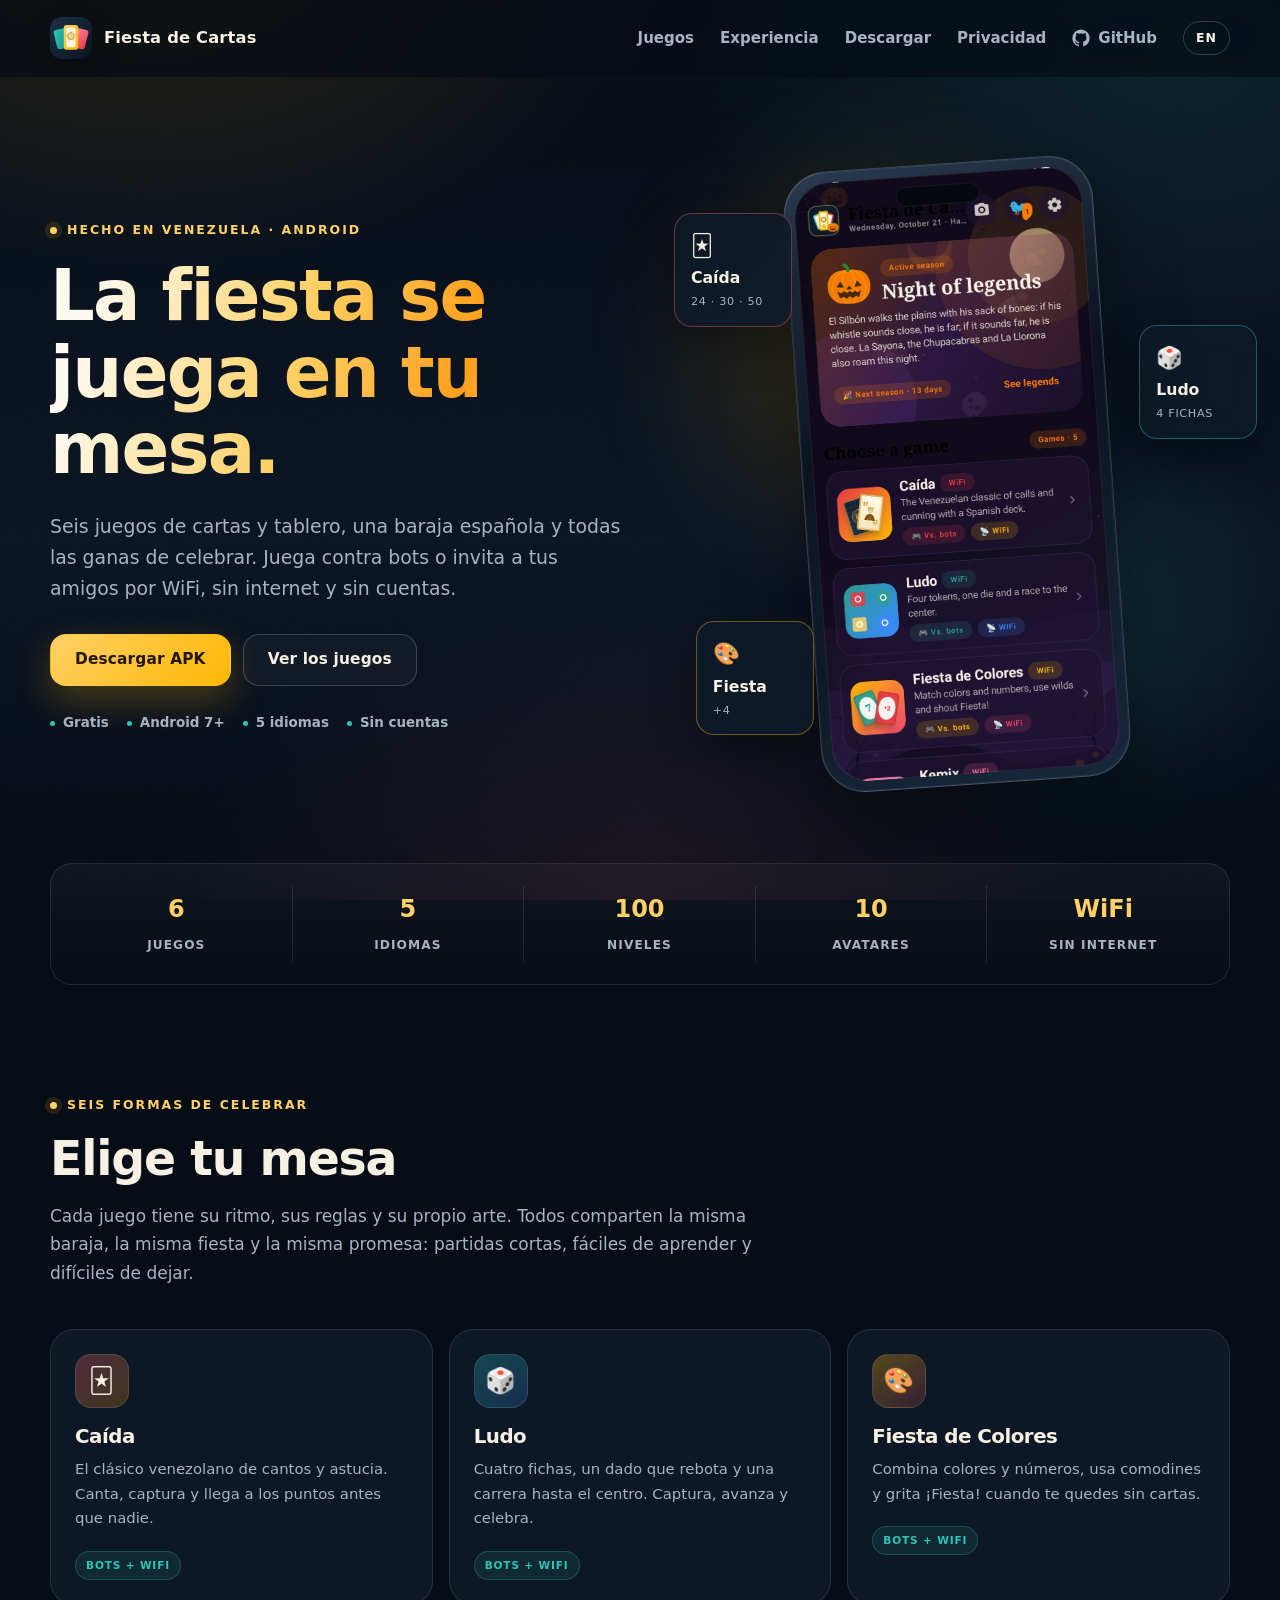
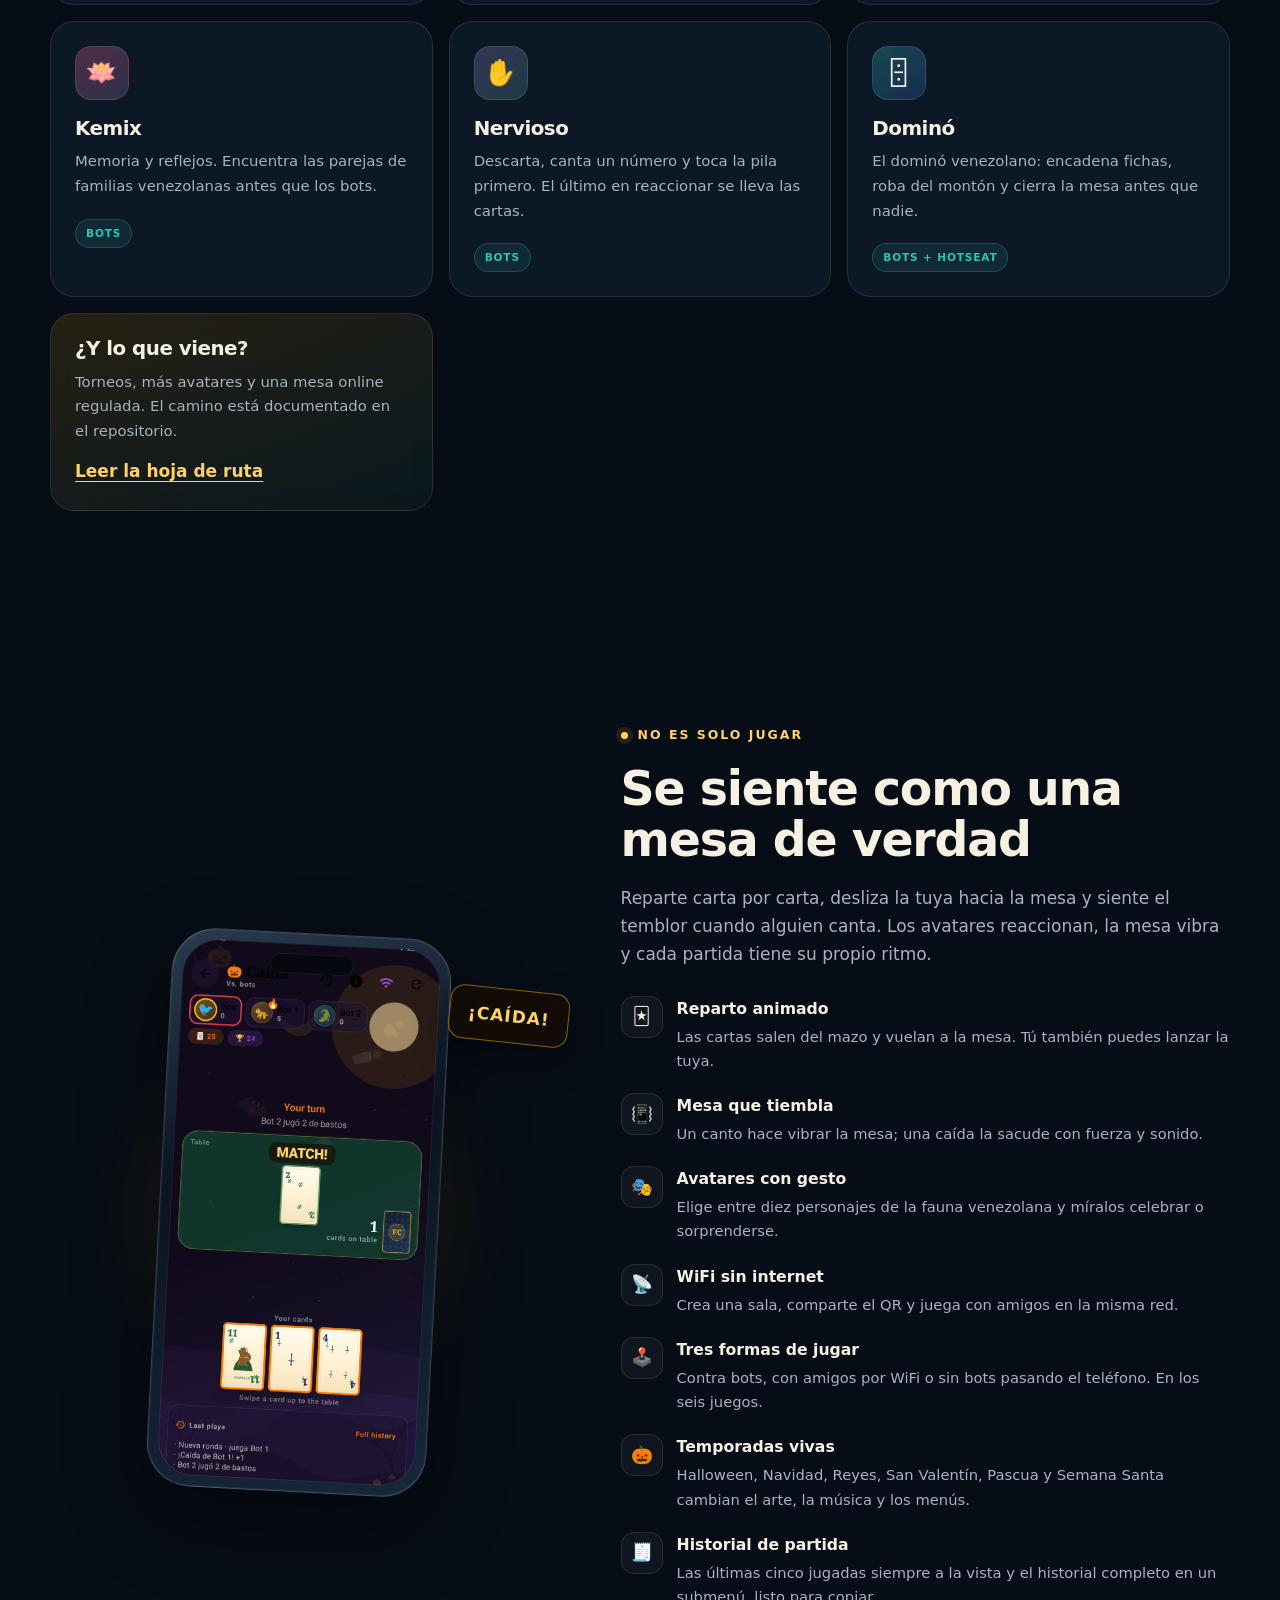
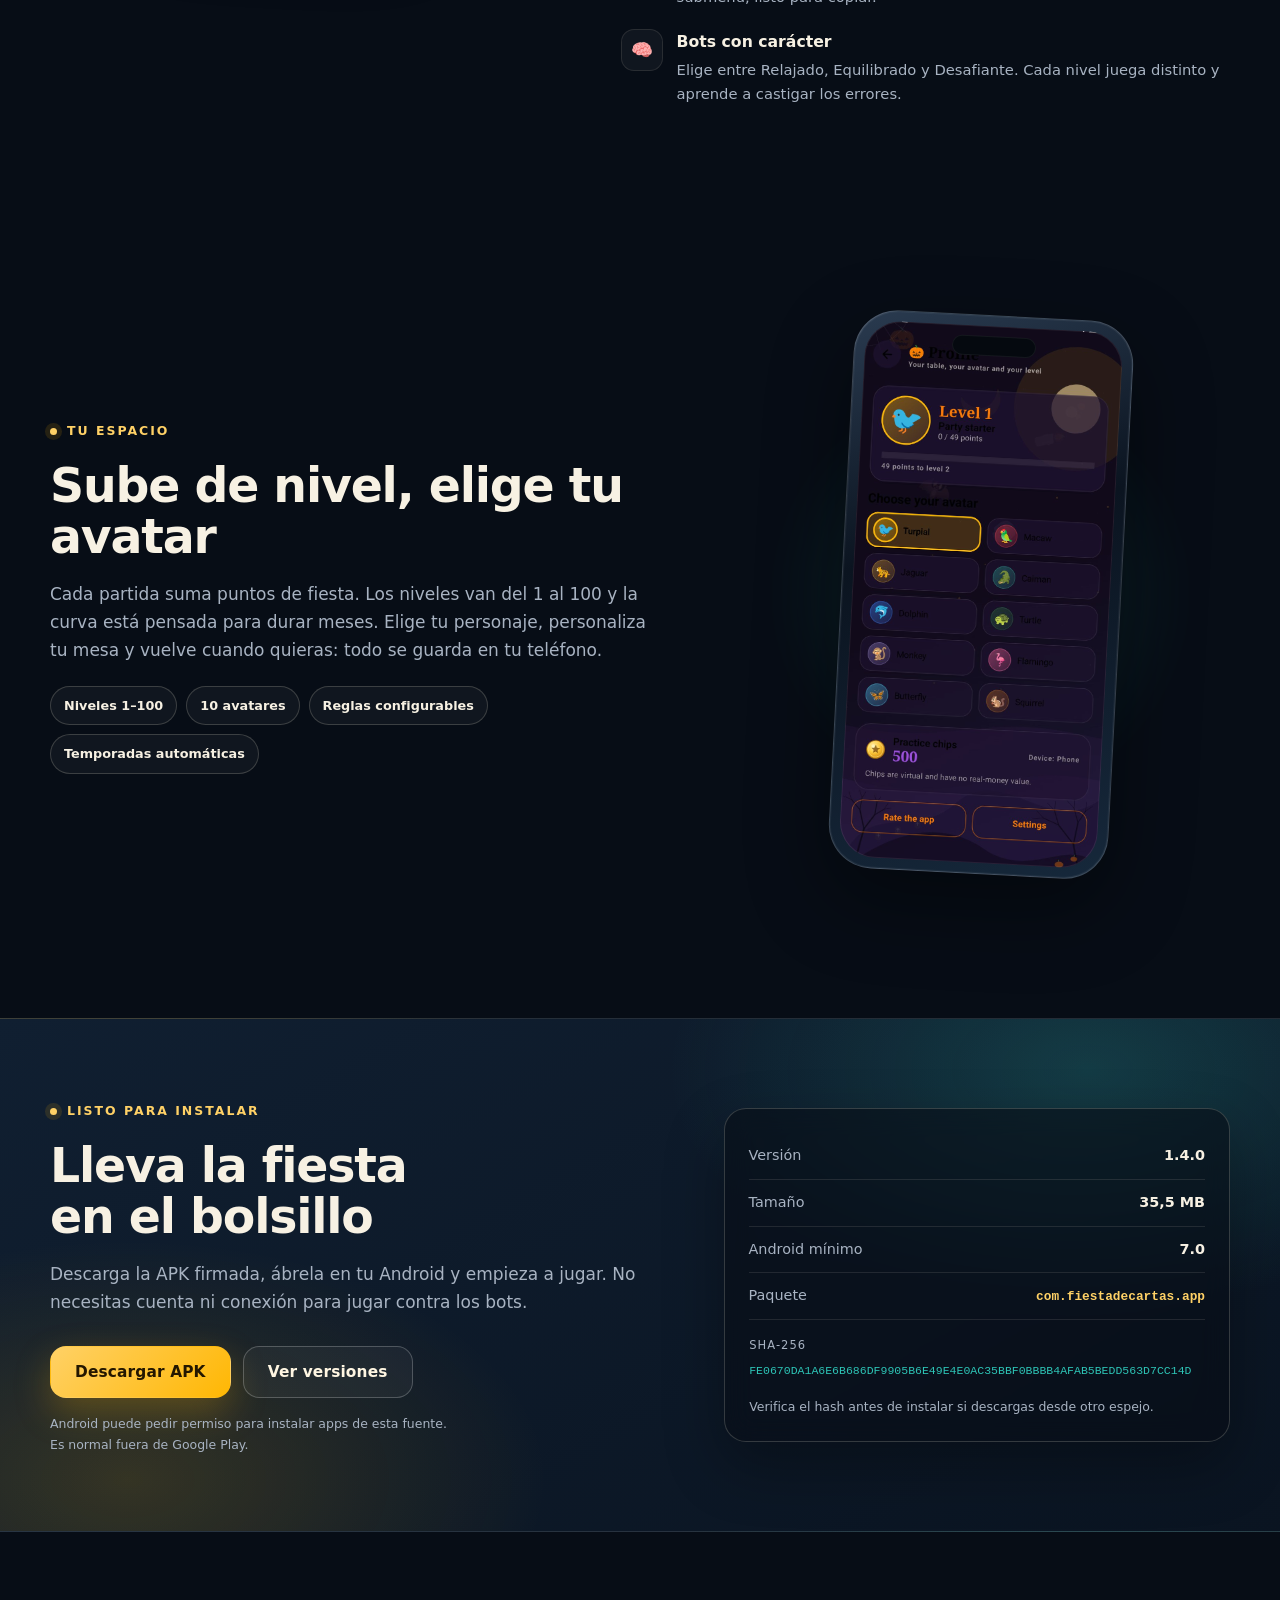
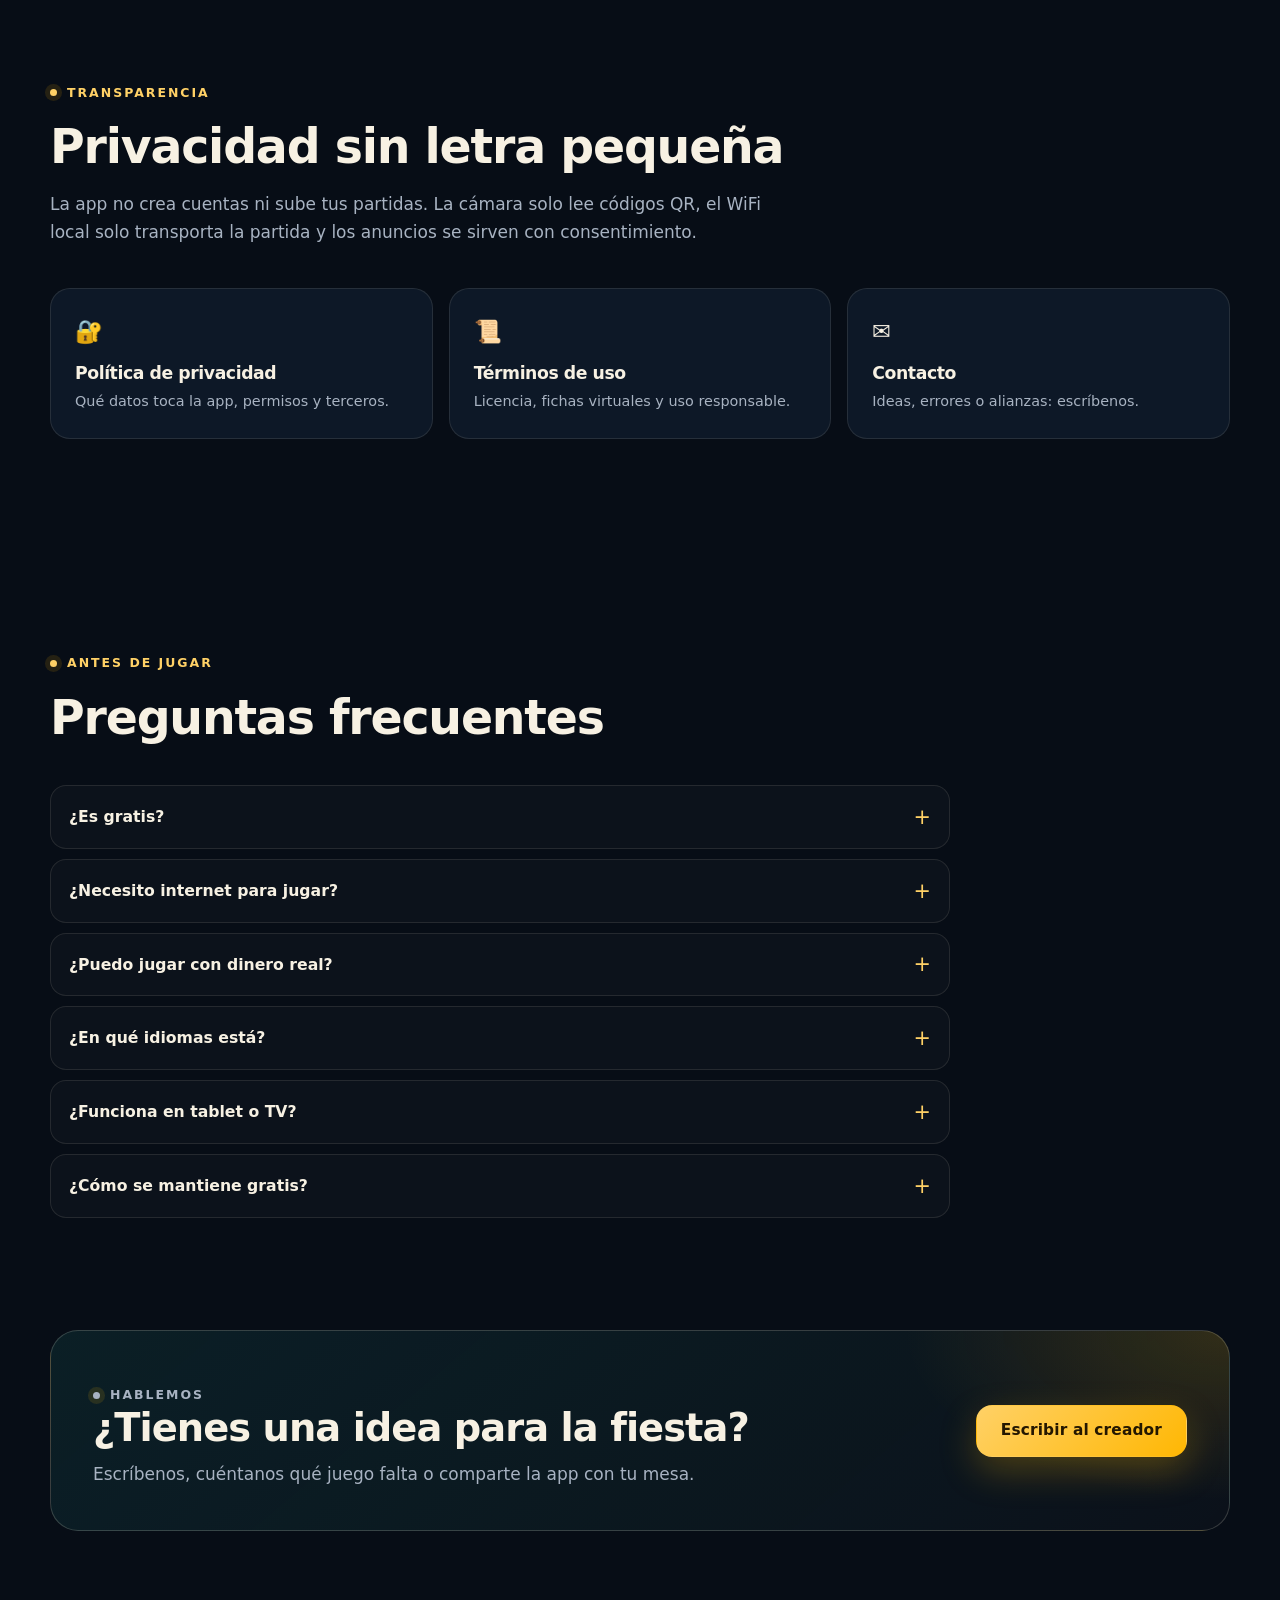
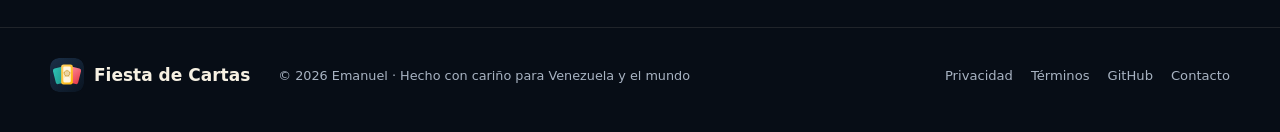
<file: site/index.html>
<!DOCTYPE html>
<html lang="es">
<head>
  <meta charset="utf-8" />
  <meta name="viewport" content="width=device-width, initial-scale=1" />
  <title>Fiesta de Cartas — Juegos de cartas venezolanos para Android</title>
  <meta name="description" content="Caída, Ludo, Fiesta de Colores, Kemix y Nervioso. Una app Android gratuita con baraja española, 5 idiomas, multijugador por WiFi y temporadas venezolanas." />
  <meta name="theme-color" content="#070d16" />
  <link rel="canonical" href="https://emanuelindustri-source.github.io/fiesta-de-cartas/" />
  <link rel="icon" href="./assets/favicon.svg" type="image/svg+xml" />
  <link rel="apple-touch-icon" href="./assets/apple-touch-icon.png" />
  <link rel="stylesheet" href="./styles.css" />
  <meta property="og:type" content="website" />
  <meta property="og:title" content="Fiesta de Cartas — la fiesta se juega en tu mesa" />
  <meta property="og:description" content="Seis juegos, una baraja y todas las ganas de celebrar. Descarga la app Android gratis." />
  <meta property="og:url" content="https://emanuelindustri-source.github.io/fiesta-de-cartas/" />
  <meta property="og:image" content="https://emanuelindustri-source.github.io/fiesta-de-cartas/assets/og.png" />
  <meta name="twitter:card" content="summary_large_image" />
  <meta name="twitter:title" content="Fiesta de Cartas" />
  <meta name="twitter:description" content="Caída, Ludo, Fiesta de Colores, Kemix y Nervioso. Gratis para Android." />
  <meta name="twitter:image" content="https://emanuelindustri-source.github.io/fiesta-de-cartas/assets/og.png" />
  <script type="application/ld+json">
  {
    "@context": "https://schema.org",
    "@type": "SoftwareApplication",
    "name": "Fiesta de Cartas",
    "applicationCategory": "GameApplication",
    "operatingSystem": "Android 7.0+",
    "softwareVersion": "1.1.0",
    "inLanguage": ["es", "en", "pt", "it", "zh"],
    "description": "Juegos de cartas y tablero con baraja española, arte original y multijugador por WiFi local.",
    "offers": { "@type": "Offer", "price": "0", "priceCurrency": "USD" },
    "author": { "@type": "Person", "name": "Emanuel", "email": "emanuel.industri@gmail.com" },
    "downloadUrl": "https://github.com/emanuelindustri-source/fiesta-de-cartas/releases/latest/download/app-release.apk"
  }
  </script>
</head>
<body>
  <a class="skip-link" href="#main" data-i18n="skip">Saltar al contenido</a>

  <header class="site-header" id="top">
    <div class="wrap header-inner">
      <a class="brand" href="./" aria-label="Fiesta de Cartas">
        <img src="./assets/logo.svg" alt="" width="42" height="42" />
        <span>Fiesta de Cartas</span>
      </a>
      <button class="nav-toggle" type="button" aria-expanded="false" aria-controls="site-nav" aria-label="Abrir menú">
        <span></span><span></span><span></span>
      </button>
      <nav class="site-nav" id="site-nav" aria-label="Principal">
        <a href="#juegos" data-i18n="navGames">Juegos</a>
        <a href="#experiencia" data-i18n="navExperience">Experiencia</a>
        <a href="#descargar" data-i18n="navDownload">Descargar</a>
        <a href="./privacy.html" data-i18n="navPrivacy">Privacidad</a>
        <a class="nav-github" href="https://github.com/emanuelindustri-source/fiesta-de-cartas" rel="noopener" target="_blank">
          <svg viewBox="0 0 24 24" aria-hidden="true"><path fill="currentColor" d="M12 .5A11.5 11.5 0 0 0 .5 12a11.5 11.5 0 0 0 7.86 10.92c.58.1.79-.25.79-.55v-2.15c-3.2.7-3.88-1.36-3.88-1.36-.53-1.33-1.28-1.69-1.28-1.69-1.04-.71.08-.7.08-.7 1.15.08 1.76 1.18 1.76 1.18 1.03 1.76 2.69 1.25 3.35.96.1-.74.4-1.25.72-1.54-2.55-.29-5.24-1.28-5.24-5.69 0-1.26.45-2.28 1.18-3.09-.12-.29-.51-1.46.11-3.05 0 0 .97-.31 3.17 1.18a11 11 0 0 1 5.77 0c2.2-1.49 3.17-1.18 3.17-1.18.62 1.59.23 2.76.11 3.05.74.81 1.18 1.83 1.18 3.09 0 4.42-2.7 5.39-5.26 5.68.41.36.78 1.06.78 2.14v3.17c0 .3.2.66.8.55A11.5 11.5 0 0 0 23.5 12 11.5 11.5 0 0 0 12 .5Z"/></svg>
          GitHub
        </a>
        <button class="lang-toggle" type="button" aria-label="Cambiar idioma a inglés">EN</button>
      </nav>
    </div>
  </header>

  <main id="main">
    <section class="hero">
      <div class="wrap hero-grid">
        <div class="hero-copy reveal">
          <p class="eyebrow"><span class="dot"></span><span data-i18n="heroEyebrow">Hecho en Venezuela · Android</span></p>
          <h1 data-i18n="heroTitle">La fiesta se juega en tu mesa.</h1>
          <p class="lead" data-i18n="heroLead">Seis juegos de cartas y tablero, una baraja española y todas las ganas de celebrar. Juega contra bots o invita a tus amigos por WiFi, sin internet y sin cuentas.</p>
          <div class="hero-actions">
            <a class="btn btn-primary" href="https://github.com/emanuelindustri-source/fiesta-de-cartas/releases/latest/download/app-release.apk" data-i18n="downloadApk">Descargar APK</a>
            <a class="btn btn-ghost" href="#juegos" data-i18n="seeGames">Ver los juegos</a>
          </div>
          <ul class="hero-meta">
            <li data-i18n="metaFree">Gratis</li>
            <li data-i18n="metaAndroid">Android 7+</li>
            <li data-i18n="metaLangs">5 idiomas</li>
            <li data-i18n="metaNoAccount">Sin cuentas</li>
          </ul>
        </div>

        <div class="hero-art reveal" aria-hidden="true">
          <div class="glow glow-gold"></div>
          <div class="glow glow-teal"></div>
          <div class="phone">
            <div class="phone-notch"></div>
            <img src="./assets/screens/home.jpg" alt="" width="760" height="1583" loading="eager" />
          </div>
          <div class="float-card card-caida">
            <span class="suit">🃏</span>
            <strong>Caída</strong>
            <small>24 · 30 · 50</small>
          </div>
          <div class="float-card card-ludo">
            <span class="die">🎲</span>
            <strong>Ludo</strong>
            <small>4 fichas</small>
          </div>
          <div class="float-card card-fiesta">
            <span class="suit">🎨</span>
            <strong>Fiesta</strong>
            <small>+4</small>
          </div>
        </div>
      </div>
    </section>

    <section class="stats wrap" aria-label="Datos rápidos">
      <div><strong>6</strong><span data-i18n="statGames">juegos</span></div>
      <div><strong>5</strong><span data-i18n="statLangs">idiomas</span></div>
      <div><strong>100</strong><span data-i18n="statLevels">niveles</span></div>
      <div><strong>10</strong><span data-i18n="statAvatars">avatares</span></div>
      <div><strong>WiFi</strong><span data-i18n="statLan">sin internet</span></div>
    </section>

    <section class="section wrap" id="juegos">
      <div class="section-head reveal">
        <p class="eyebrow"><span class="dot"></span><span data-i18n="gamesEyebrow">Seis formas de celebrar</span></p>
        <h2 data-i18n="gamesTitle">Elige tu mesa</h2>
        <p class="section-lead" data-i18n="gamesLead">Cada juego tiene su ritmo, sus reglas y su propio arte. Todos comparten la misma baraja, la misma fiesta y la misma promesa: partidas cortas, fáciles de aprender y difíciles de dejar.</p>
      </div>
      <div class="games-grid">
        <article class="game-card reveal">
          <div class="game-icon icon-caida">🃏</div>
          <h3>Caída</h3>
          <p data-i18n="gameCaida">El clásico venezolano de cantos y astucia. Canta, captura y llega a los puntos antes que nadie.</p>
          <span class="tag" data-i18n="tagBotsWifi">Bots + WiFi</span>
        </article>
        <article class="game-card reveal">
          <div class="game-icon icon-ludo">🎲</div>
          <h3>Ludo</h3>
          <p data-i18n="gameLudo">Cuatro fichas, un dado que rebota y una carrera hasta el centro. Captura, avanza y celebra.</p>
          <span class="tag" data-i18n="tagBotsWifi">Bots + WiFi</span>
        </article>
        <article class="game-card reveal">
          <div class="game-icon icon-fiesta">🎨</div>
          <h3>Fiesta de Colores</h3>
          <p data-i18n="gameFiesta">Combina colores y números, usa comodines y grita ¡Fiesta! cuando te quedes sin cartas.</p>
          <span class="tag" data-i18n="tagBotsWifi">Bots + WiFi</span>
        </article>
        <article class="game-card reveal">
          <div class="game-icon icon-kemix">🪷</div>
          <h3>Kemix</h3>
          <p data-i18n="gameKemix">Memoria y reflejos. Encuentra las parejas de familias venezolanas antes que los bots.</p>
          <span class="tag" data-i18n="tagBots">Bots</span>
        </article>
        <article class="game-card reveal">
          <div class="game-icon icon-nervioso">✋</div>
          <h3>Nervioso</h3>
          <p data-i18n="gameNervioso">Descarta, canta un número y toca la pila primero. El último en reaccionar se lleva las cartas.</p>
          <span class="tag" data-i18n="tagBots">Bots</span>
        </article>
        <article class="game-card reveal">
          <div class="game-icon icon-ludo">🁫</div>
          <h3>Dominó</h3>
          <p data-i18n="gameDomino">El dominó venezolano: encadena fichas, roba del montón y cierra la mesa antes que nadie.</p>
          <span class="tag" data-i18n="tagBotsHotseat">Bots + hotseat</span>
        </article>
        <article class="game-card game-card-cta reveal">
          <h3 data-i18n="moreSoon">¿Y lo que viene?</h3>
          <p data-i18n="moreSoonText">Torneos, más avatares y una mesa online regulada. El camino está documentado en el repositorio.</p>
          <a class="text-link" href="https://github.com/emanuelindustri-source/fiesta-de-cartas/blob/main/docs/ONLINE_ROADMAP.md" rel="noopener" target="_blank" data-i18n="readRoadmap">Leer la hoja de ruta</a>
        </article>
      </div>
    </section>

    <section class="section wrap experience" id="experiencia">
      <div class="experience-art reveal">
        <div class="phone phone-small">
          <div class="phone-notch"></div>
          <img src="./assets/screens/caida.jpg" alt="Mesa de Caída con cartas y avatares" width="760" height="1583" loading="lazy" />
        </div>
        <div class="canto-badge" aria-hidden="true"><span data-i18n="canto">¡CAÍDA!</span></div>
      </div>
      <div class="experience-copy reveal">
        <p class="eyebrow"><span class="dot"></span><span data-i18n="expEyebrow">No es solo jugar</span></p>
        <h2 data-i18n="expTitle">Se siente como una mesa de verdad</h2>
        <p class="section-lead" data-i18n="expLead">Reparte carta por carta, desliza la tuya hacia la mesa y siente el temblor cuando alguien canta. Los avatares reaccionan, la mesa vibra y cada partida tiene su propio ritmo.</p>
        <ul class="feature-list">
          <li><span>🃏</span><div><strong data-i18n="featDeal">Reparto animado</strong><p data-i18n="featDealText">Las cartas salen del mazo y vuelan a la mesa. Tú también puedes lanzar la tuya.</p></div></li>
          <li><span>📳</span><div><strong data-i18n="featShake">Mesa que tiembla</strong><p data-i18n="featShakeText">Un canto hace vibrar la mesa; una caída la sacude con fuerza y sonido.</p></div></li>
          <li><span>🎭</span><div><strong data-i18n="featAvatars">Avatares con gesto</strong><p data-i18n="featAvatarsText">Elige entre diez personajes de la fauna venezolana y míralos celebrar o sorprenderse.</p></div></li>
          <li><span>📡</span><div><strong data-i18n="featWifi">WiFi sin internet</strong><p data-i18n="featWifiText">Crea una sala, comparte el QR y juega con amigos en la misma red.</p></div></li>
          <li><span>🕹️</span><div><strong data-i18n="featModes">Tres formas de jugar</strong><p data-i18n="featModesText">Contra bots, con amigos por WiFi o sin bots pasando el teléfono. En los seis juegos.</p></div></li>
          <li><span>🎃</span><div><strong data-i18n="featSeasons">Temporadas vivas</strong><p data-i18n="featSeasonsText">Halloween, Navidad, Reyes, San Valentín, Pascua y Semana Santa cambian el arte, la música y los menús.</p></div></li>
          <li><span>🧾</span><div><strong data-i18n="featHistory">Historial de partida</strong><p data-i18n="featHistoryText">Las últimas cinco jugadas siempre a la vista y el historial completo en un submenú, listo para copiar.</p></div></li>
          <li><span>🧠</span><div><strong data-i18n="featBots">Bots con carácter</strong><p data-i18n="featBotsText">Elige entre Relajado, Equilibrado y Desafiante. Cada nivel juega distinto y aprende a castigar los errores.</p></div></li>
        </ul>
      </div>
    </section>

    <section class="section wrap" id="perfil">
      <div class="split">
        <div class="split-copy reveal">
          <p class="eyebrow"><span class="dot"></span><span data-i18n="profileEyebrow">Tu espacio</span></p>
          <h2 data-i18n="profileTitle">Sube de nivel, elige tu avatar</h2>
          <p class="section-lead" data-i18n="profileLead">Cada partida suma puntos de fiesta. Los niveles van del 1 al 100 y la curva está pensada para durar meses. Elige tu personaje, personaliza tu mesa y vuelve cuando quieras: todo se guarda en tu teléfono.</p>
          <div class="chips">
            <span class="chip" data-i18n="chipLevels">Niveles 1–100</span>
            <span class="chip" data-i18n="chipAvatars">10 avatares</span>
            <span class="chip" data-i18n="chipRules">Reglas configurables</span>
            <span class="chip" data-i18n="chipSeasons">Temporadas automáticas</span>
          </div>
        </div>
        <div class="split-art reveal">
          <div class="phone phone-small">
            <div class="phone-notch"></div>
            <img src="./assets/screens/profile.jpg" alt="Perfil con nivel y avatares" width="760" height="1583" loading="lazy" />
          </div>
        </div>
      </div>
    </section>

    <section class="download" id="descargar">
      <div class="wrap download-inner reveal">
        <div>
          <p class="eyebrow eyebrow-light"><span class="dot"></span><span data-i18n="downloadEyebrow">Listo para instalar</span></p>
          <h2 data-i18n="downloadTitle">Lleva la fiesta en el bolsillo</h2>
          <p class="section-lead" data-i18n="downloadLead">Descarga la APK firmada, ábrela en tu Android y empieza a jugar. No necesitas cuenta ni conexión para jugar contra los bots.</p>
          <div class="download-actions">
            <a class="btn btn-primary" href="https://github.com/emanuelindustri-source/fiesta-de-cartas/releases/latest/download/app-release.apk" data-i18n="downloadApk">Descargar APK</a>
            <a class="btn btn-ghost-light" href="https://github.com/emanuelindustri-source/fiesta-de-cartas/releases" rel="noopener" target="_blank" data-i18n="allReleases">Ver versiones</a>
          </div>
          <p class="fineprint" data-i18n="installNote">Android puede pedir permiso para instalar apps de esta fuente. Es normal fuera de Google Play.</p>
        </div>
        <div class="download-card">
          <div class="download-row"><span data-i18n="version">Versión</span><strong>1.4.0</strong></div>
          <div class="download-row"><span data-i18n="size">Tamaño</span><strong>35,5 MB</strong></div>
          <div class="download-row"><span data-i18n="minAndroid">Android mínimo</span><strong>7.0</strong></div>
          <div class="download-row"><span data-i18n="package">Paquete</span><code>com.fiestadecartas.app</code></div>
          <div class="hash">
            <span>SHA-256</span>
            <code>FE0670DA1A6E6B686DF9905B6E49E4E0AC35BBF0BBBB4AFAB5BEDD563D7CC14D</code>
          </div>
          <p class="fineprint" data-i18n="verifyNote">Verifica el hash antes de instalar si descargas desde otro espejo.</p>
        </div>
      </div>
    </section>

    <section class="section wrap" id="privacidad">
      <div class="section-head reveal">
        <p class="eyebrow"><span class="dot"></span><span data-i18n="privacyEyebrow">Transparencia</span></p>
        <h2 data-i18n="privacyTitle">Privacidad sin letra pequeña</h2>
        <p class="section-lead" data-i18n="privacyLead">La app no crea cuentas ni sube tus partidas. La cámara solo lee códigos QR, el WiFi local solo transporta la partida y los anuncios se sirven con consentimiento.</p>
      </div>
      <div class="privacy-grid">
        <a class="privacy-card reveal" href="./privacy.html"><span>🔐</span><h3 data-i18n="privacyPolicy">Política de privacidad</h3><p data-i18n="privacyPolicyText">Qué datos toca la app, permisos y terceros.</p></a>
        <a class="privacy-card reveal" href="./terms.html"><span>📜</span><h3 data-i18n="terms">Términos de uso</h3><p data-i18n="termsText">Licencia, fichas virtuales y uso responsable.</p></a>
        <a class="privacy-card reveal" href="mailto:emanuel.industri@gmail.com"><span>✉️</span><h3 data-i18n="contact">Contacto</h3><p data-i18n="contactText">Ideas, errores o alianzas: escríbenos.</p></a>
      </div>
    </section>

    <section class="section wrap faq">
      <div class="section-head reveal">
        <p class="eyebrow"><span class="dot"></span><span data-i18n="faqEyebrow">Antes de jugar</span></p>
        <h2 data-i18n="faqTitle">Preguntas frecuentes</h2>
      </div>
      <div class="faq-list reveal">
        <details>
          <summary data-i18n="faq1q">¿Es gratis?</summary>
          <p data-i18n="faq1a">Sí. La app es gratuita e incluye anuncios. No hay compras obligatorias ni suscripciones.</p>
        </details>
        <details>
          <summary data-i18n="faq2q">¿Necesito internet para jugar?</summary>
          <p data-i18n="faq2a">No. Los bots funcionan sin conexión. El modo con amigos usa WiFi local: ambos teléfonos deben estar en la misma red o en el punto de acceso del anfitrión.</p>
        </details>
        <details>
          <summary data-i18n="faq3q">¿Puedo jugar con dinero real?</summary>
          <p data-i18n="faq3a">No. Las fichas son de práctica y no tienen valor monetario. Cualquier modo con dinero real requeriría licencia, verificación de edad y cumplimiento legal; está documentado como trabajo futuro, no está activo.</p>
        </details>
        <details>
          <summary data-i18n="faq4q">¿En qué idiomas está?</summary>
          <p data-i18n="faq4a">Español, inglés, portugués, italiano y chino. Detecta el idioma del teléfono y puedes cambiarlo en Ajustes.</p>
        </details>
        <details>
          <summary data-i18n="faq5q">¿Funciona en tablet o TV?</summary>
          <p data-i18n="faq5a">Sí. La interfaz se adapta a teléfonos, tablets, dispositivos de doble pantalla y televisores; en TV puedes navegar con el mando.</p>
        </details>
        <details>
          <summary data-i18n="faq6q">¿Cómo se mantiene gratis?</summary>
          <p data-i18n="faq6a">Con anuncios y, si el usuario lo acepta, compartiendo una parte del internet sin usar con Honeygain mientras juega. Es opcional, se puede desactivar y la app funciona igual sin ello.</p>
        </details>
      </div>
    </section>

    <section class="contact-strip">
      <div class="wrap contact-inner reveal">
        <div>
          <p class="eyebrow eyebrow-light"><span class="dot"></span><span data-i18n="contactEyebrow">Hablemos</span></p>
          <h2 data-i18n="contactTitle">¿Tienes una idea para la fiesta?</h2>
          <p data-i18n="contactLead">Escríbenos, cuéntanos qué juego falta o comparte la app con tu mesa.</p>
        </div>
        <a class="btn btn-primary" href="mailto:emanuel.industri@gmail.com" data-i18n="writeUs">Escribir al creador</a>
      </div>
    </section>
  </main>

  <footer class="site-footer">
    <div class="wrap footer-inner">
      <div class="footer-brand">
        <img src="./assets/logo.svg" alt="" width="34" height="34" />
        <span>Fiesta de Cartas</span>
      </div>
      <p class="footer-copy">© <span id="year">2026</span> Emanuel · <span data-i18n="footerMade">Hecho con cariño para Venezuela y el mundo</span></p>
      <nav aria-label="Footer">
        <a href="./privacy.html" data-i18n="navPrivacy">Privacidad</a>
        <a href="./terms.html" data-i18n="terms">Términos</a>
        <a href="https://github.com/emanuelindustri-source/fiesta-de-cartas" rel="noopener" target="_blank">GitHub</a>
        <a href="mailto:emanuel.industri@gmail.com" data-i18n="contact">Contacto</a>
      </nav>
    </div>
  </footer>

  <script src="./app.js" defer></script>
</body>
</html>
</file>
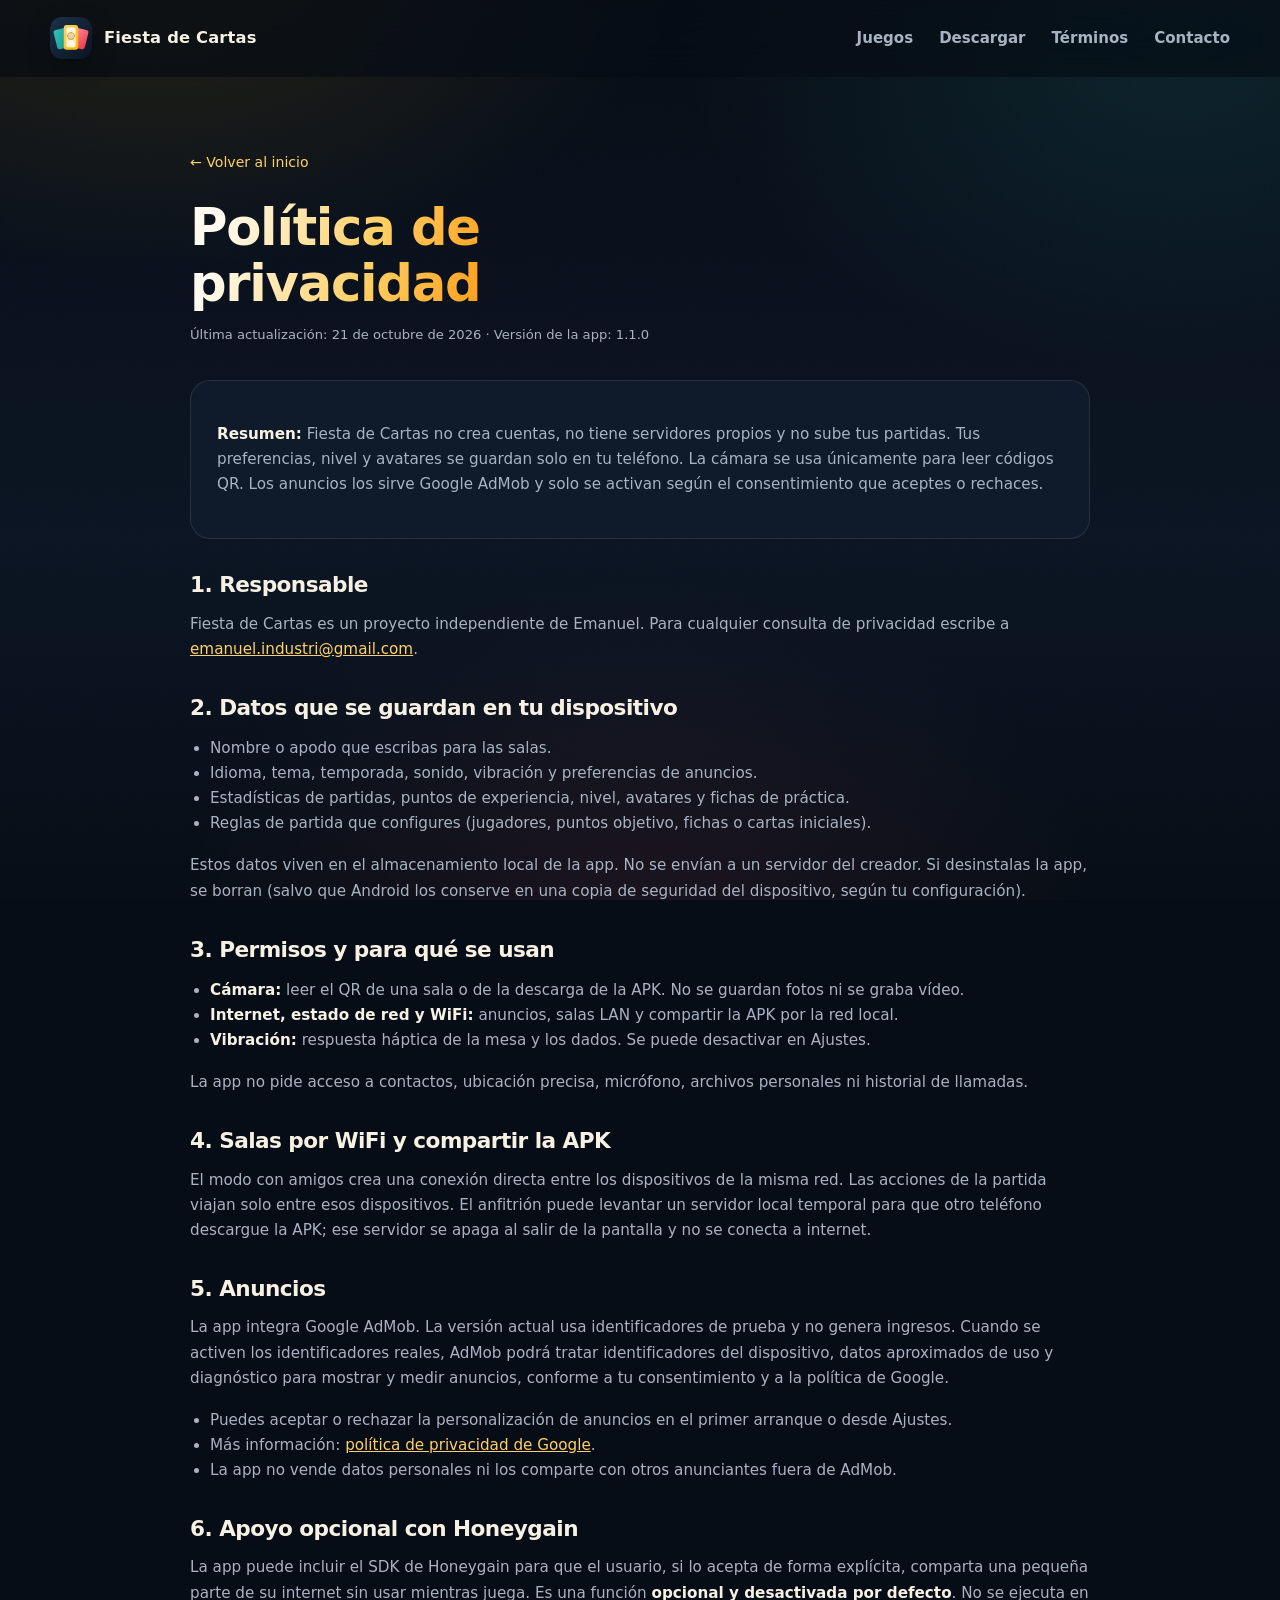
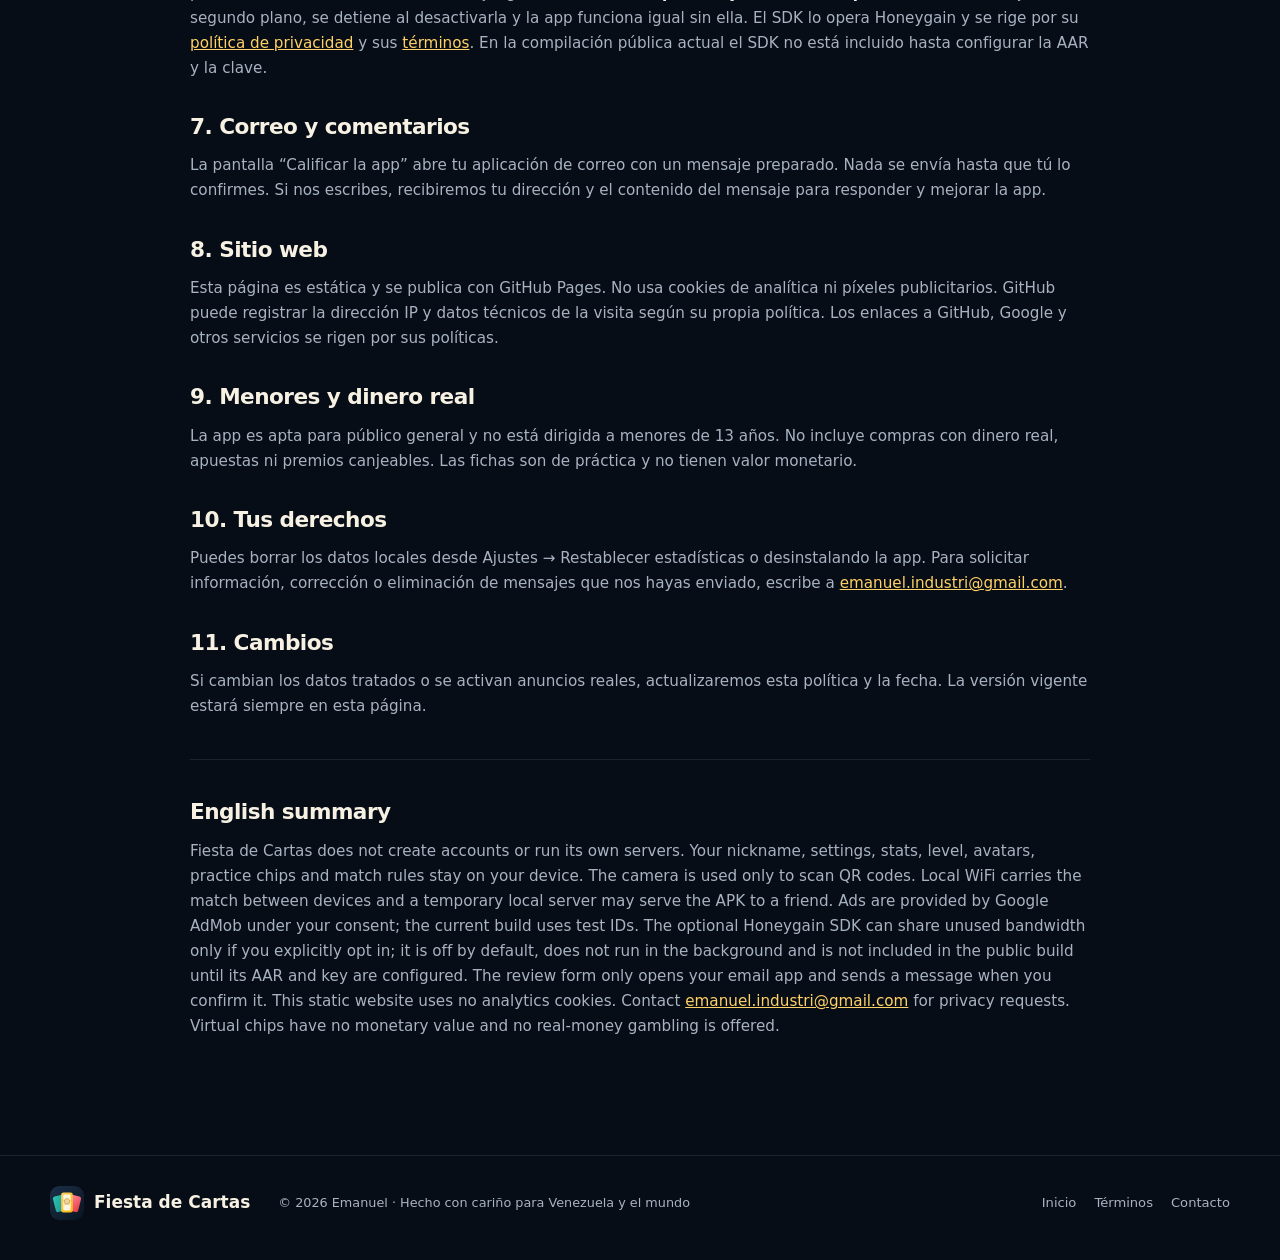
<file: site/privacy.html>
<!DOCTYPE html>
<html lang="es">
<head>
  <meta charset="utf-8" />
  <meta name="viewport" content="width=device-width, initial-scale=1" />
  <title>Política de privacidad — Fiesta de Cartas</title>
  <meta name="description" content="Qué datos usa Fiesta de Cartas, permisos, anuncios, WiFi local y derechos del usuario." />
  <meta name="theme-color" content="#070d16" />
  <link rel="icon" href="./assets/favicon.svg" type="image/svg+xml" />
  <link rel="stylesheet" href="./styles.css" />
  <meta property="og:title" content="Política de privacidad — Fiesta de Cartas" />
  <meta property="og:description" content="Privacidad clara: sin cuentas, sin servidores propios y con consentimiento para anuncios." />
</head>
<body>
  <header class="site-header scrolled">
    <div class="wrap header-inner">
      <a class="brand" href="./"><img src="./assets/logo.svg" alt="" width="42" height="42" /><span>Fiesta de Cartas</span></a>
      <button class="nav-toggle" type="button" aria-expanded="false" aria-controls="site-nav" aria-label="Abrir menú"><span></span><span></span><span></span></button>
      <nav class="site-nav" id="site-nav" aria-label="Principal">
        <a href="./#juegos">Juegos</a>
        <a href="./#descargar">Descargar</a>
        <a href="./terms.html">Términos</a>
        <a href="mailto:emanuel.industri@gmail.com">Contacto</a>
      </nav>
    </div>
  </header>

  <main class="legal">
    <div class="wrap">
      <a class="back-home" href="./">← Volver al inicio</a>
      <h1>Política de privacidad</h1>
      <p class="updated">Última actualización: 21 de octubre de 2026 · Versión de la app: 1.1.0</p>

      <div class="panel">
        <p><strong>Resumen:</strong> Fiesta de Cartas no crea cuentas, no tiene servidores propios y no sube tus partidas. Tus preferencias, nivel y avatares se guardan solo en tu teléfono. La cámara se usa únicamente para leer códigos QR. Los anuncios los sirve Google AdMob y solo se activan según el consentimiento que aceptes o rechaces.</p>
      </div>

      <h2>1. Responsable</h2>
      <p>Fiesta de Cartas es un proyecto independiente de Emanuel. Para cualquier consulta de privacidad escribe a <a href="mailto:emanuel.industri@gmail.com">emanuel.industri@gmail.com</a>.</p>

      <h2>2. Datos que se guardan en tu dispositivo</h2>
      <ul>
        <li>Nombre o apodo que escribas para las salas.</li>
        <li>Idioma, tema, temporada, sonido, vibración y preferencias de anuncios.</li>
        <li>Estadísticas de partidas, puntos de experiencia, nivel, avatares y fichas de práctica.</li>
        <li>Reglas de partida que configures (jugadores, puntos objetivo, fichas o cartas iniciales).</li>
      </ul>
      <p>Estos datos viven en el almacenamiento local de la app. No se envían a un servidor del creador. Si desinstalas la app, se borran (salvo que Android los conserve en una copia de seguridad del dispositivo, según tu configuración).</p>

      <h2>3. Permisos y para qué se usan</h2>
      <ul>
        <li><strong>Cámara:</strong> leer el QR de una sala o de la descarga de la APK. No se guardan fotos ni se graba vídeo.</li>
        <li><strong>Internet, estado de red y WiFi:</strong> anuncios, salas LAN y compartir la APK por la red local.</li>
        <li><strong>Vibración:</strong> respuesta háptica de la mesa y los dados. Se puede desactivar en Ajustes.</li>
      </ul>
      <p>La app no pide acceso a contactos, ubicación precisa, micrófono, archivos personales ni historial de llamadas.</p>

      <h2>4. Salas por WiFi y compartir la APK</h2>
      <p>El modo con amigos crea una conexión directa entre los dispositivos de la misma red. Las acciones de la partida viajan solo entre esos dispositivos. El anfitrión puede levantar un servidor local temporal para que otro teléfono descargue la APK; ese servidor se apaga al salir de la pantalla y no se conecta a internet.</p>

      <h2>5. Anuncios</h2>
      <p>La app integra Google AdMob. La versión actual usa identificadores de prueba y no genera ingresos. Cuando se activen los identificadores reales, AdMob podrá tratar identificadores del dispositivo, datos aproximados de uso y diagnóstico para mostrar y medir anuncios, conforme a tu consentimiento y a la política de Google.</p>
      <ul>
        <li>Puedes aceptar o rechazar la personalización de anuncios en el primer arranque o desde Ajustes.</li>
        <li>Más información: <a href="https://policies.google.com/privacy" rel="noopener noreferrer" target="_blank">política de privacidad de Google</a>.</li>
        <li>La app no vende datos personales ni los comparte con otros anunciantes fuera de AdMob.</li>
      </ul>

      <h2>6. Apoyo opcional con Honeygain</h2>
      <p>La app puede incluir el SDK de Honeygain para que el usuario, si lo acepta de forma explícita, comparta una pequeña parte de su internet sin usar mientras juega. Es una función <strong>opcional y desactivada por defecto</strong>. No se ejecuta en segundo plano, se detiene al desactivarla y la app funciona igual sin ella. El SDK lo opera Honeygain y se rige por su <a href="https://www.honeygain.com/sdk-privacy-policy/" rel="noopener noreferrer" target="_blank">política de privacidad</a> y sus <a href="https://www.honeygain.com/sdk-tos/" rel="noopener noreferrer" target="_blank">términos</a>. En la compilación pública actual el SDK no está incluido hasta configurar la AAR y la clave.</p>

      <h2>7. Correo y comentarios</h2>
      <p>La pantalla “Calificar la app” abre tu aplicación de correo con un mensaje preparado. Nada se envía hasta que tú lo confirmes. Si nos escribes, recibiremos tu dirección y el contenido del mensaje para responder y mejorar la app.</p>

      <h2>8. Sitio web</h2>
      <p>Esta página es estática y se publica con GitHub Pages. No usa cookies de analítica ni píxeles publicitarios. GitHub puede registrar la dirección IP y datos técnicos de la visita según su propia política. Los enlaces a GitHub, Google y otros servicios se rigen por sus políticas.</p>

      <h2>9. Menores y dinero real</h2>
      <p>La app es apta para público general y no está dirigida a menores de 13 años. No incluye compras con dinero real, apuestas ni premios canjeables. Las fichas son de práctica y no tienen valor monetario.</p>

      <h2>10. Tus derechos</h2>
      <p>Puedes borrar los datos locales desde Ajustes → Restablecer estadísticas o desinstalando la app. Para solicitar información, corrección o eliminación de mensajes que nos hayas enviado, escribe a <a href="mailto:emanuel.industri@gmail.com">emanuel.industri@gmail.com</a>.</p>

      <h2>11. Cambios</h2>
      <p>Si cambian los datos tratados o se activan anuncios reales, actualizaremos esta política y la fecha. La versión vigente estará siempre en esta página.</p>

      <hr style="border:0;border-top:1px solid var(--line);margin:40px 0" />
      <h2 id="english">English summary</h2>
      <p>Fiesta de Cartas does not create accounts or run its own servers. Your nickname, settings, stats, level, avatars, practice chips and match rules stay on your device. The camera is used only to scan QR codes. Local WiFi carries the match between devices and a temporary local server may serve the APK to a friend. Ads are provided by Google AdMob under your consent; the current build uses test IDs. The optional Honeygain SDK can share unused bandwidth only if you explicitly opt in; it is off by default, does not run in the background and is not included in the public build until its AAR and key are configured. The review form only opens your email app and sends a message when you confirm it. This static website uses no analytics cookies. Contact <a href="mailto:emanuel.industri@gmail.com">emanuel.industri@gmail.com</a> for privacy requests. Virtual chips have no monetary value and no real-money gambling is offered.</p>
    </div>
  </main>

  <footer class="site-footer">
    <div class="wrap footer-inner">
      <div class="footer-brand"><img src="./assets/logo.svg" alt="" width="34" height="34" /><span>Fiesta de Cartas</span></div>
      <p class="footer-copy">© 2026 Emanuel · Hecho con cariño para Venezuela y el mundo</p>
      <nav aria-label="Footer">
        <a href="./">Inicio</a>
        <a href="./terms.html">Términos</a>
        <a href="mailto:emanuel.industri@gmail.com">Contacto</a>
      </nav>
    </div>
  </footer>
  <script src="./app.js" defer></script>
</body>
</html>
</file>
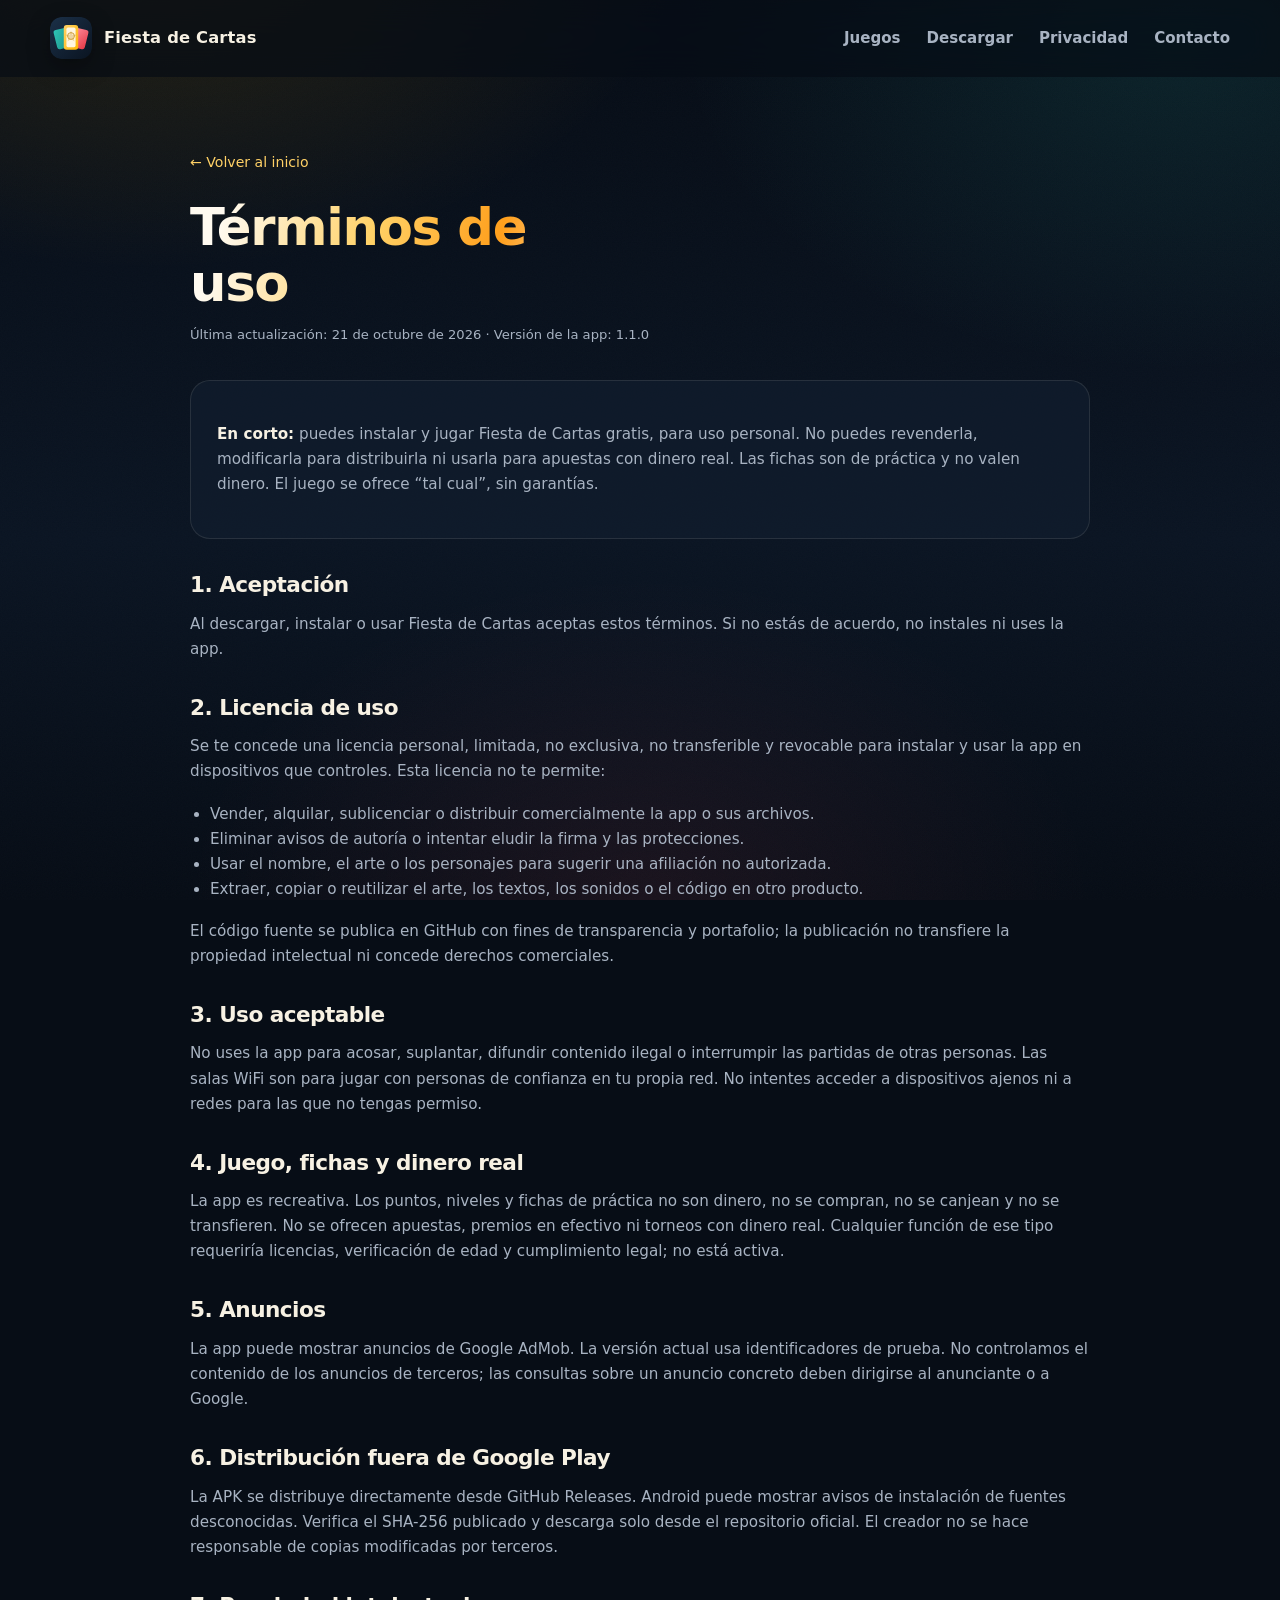
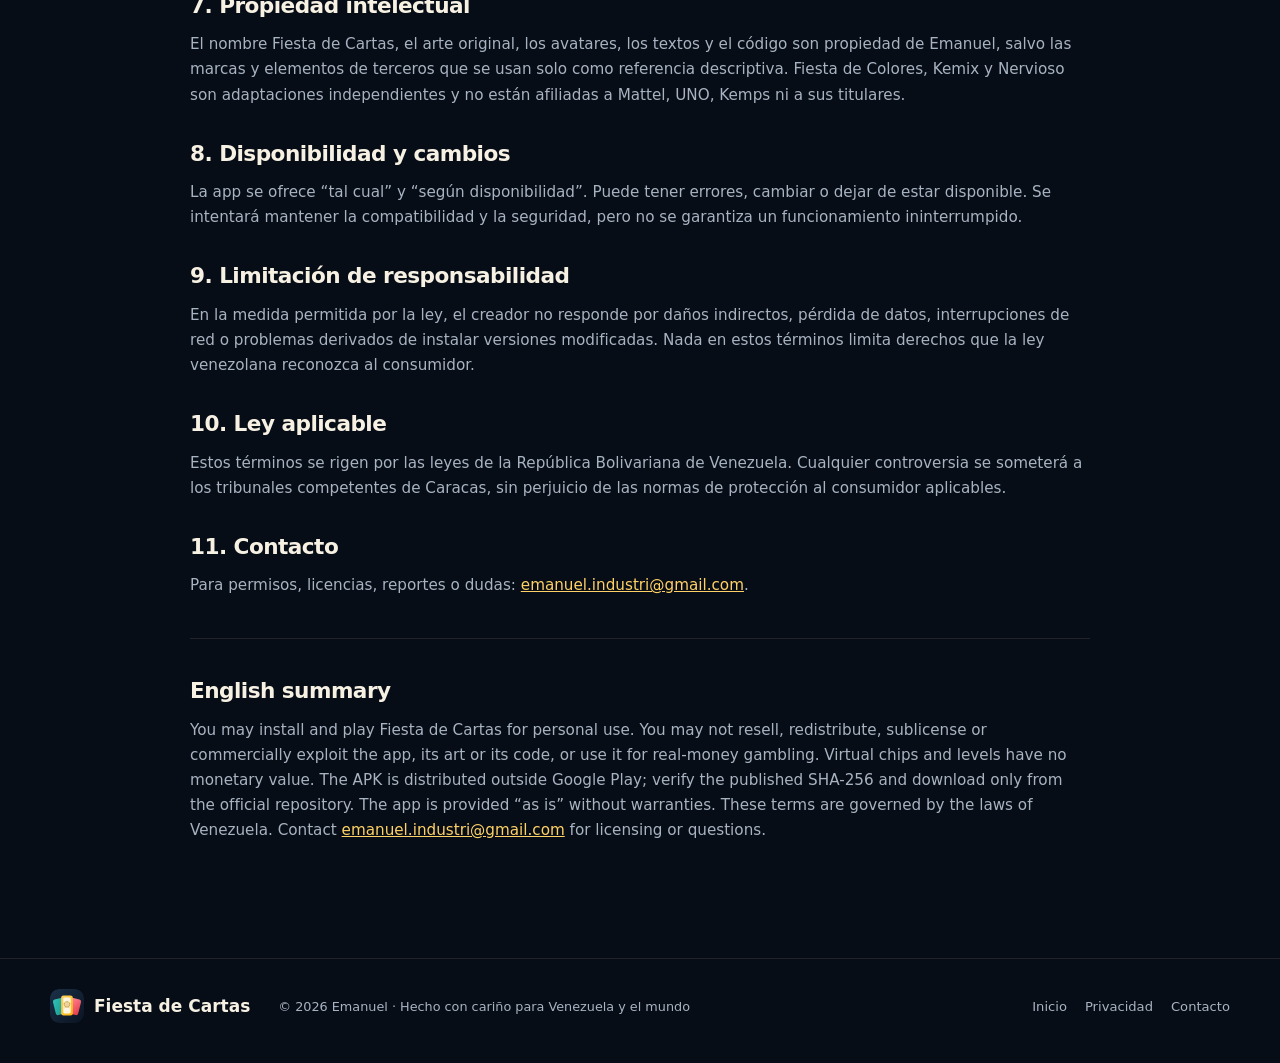
<file: site/terms.html>
<!DOCTYPE html>
<html lang="es">
<head>
  <meta charset="utf-8" />
  <meta name="viewport" content="width=device-width, initial-scale=1" />
  <title>Términos de uso — Fiesta de Cartas</title>
  <meta name="description" content="Licencia, uso aceptable, fichas virtuales y condiciones de Fiesta de Cartas." />
  <meta name="theme-color" content="#070d16" />
  <link rel="icon" href="./assets/favicon.svg" type="image/svg+xml" />
  <link rel="stylesheet" href="./styles.css" />
  <meta property="og:title" content="Términos de uso — Fiesta de Cartas" />
  <meta property="og:description" content="Condiciones claras para jugar, compartir la app y usar las fichas de práctica." />
</head>
<body>
  <header class="site-header scrolled">
    <div class="wrap header-inner">
      <a class="brand" href="./"><img src="./assets/logo.svg" alt="" width="42" height="42" /><span>Fiesta de Cartas</span></a>
      <button class="nav-toggle" type="button" aria-expanded="false" aria-controls="site-nav" aria-label="Abrir menú"><span></span><span></span><span></span></button>
      <nav class="site-nav" id="site-nav" aria-label="Principal">
        <a href="./#juegos">Juegos</a>
        <a href="./#descargar">Descargar</a>
        <a href="./privacy.html">Privacidad</a>
        <a href="mailto:emanuel.industri@gmail.com">Contacto</a>
      </nav>
    </div>
  </header>

  <main class="legal">
    <div class="wrap">
      <a class="back-home" href="./">← Volver al inicio</a>
      <h1>Términos de uso</h1>
      <p class="updated">Última actualización: 21 de octubre de 2026 · Versión de la app: 1.1.0</p>

      <div class="panel">
        <p><strong>En corto:</strong> puedes instalar y jugar Fiesta de Cartas gratis, para uso personal. No puedes revenderla, modificarla para distribuirla ni usarla para apuestas con dinero real. Las fichas son de práctica y no valen dinero. El juego se ofrece “tal cual”, sin garantías.</p>
      </div>

      <h2>1. Aceptación</h2>
      <p>Al descargar, instalar o usar Fiesta de Cartas aceptas estos términos. Si no estás de acuerdo, no instales ni uses la app.</p>

      <h2>2. Licencia de uso</h2>
      <p>Se te concede una licencia personal, limitada, no exclusiva, no transferible y revocable para instalar y usar la app en dispositivos que controles. Esta licencia no te permite:</p>
      <ul>
        <li>Vender, alquilar, sublicenciar o distribuir comercialmente la app o sus archivos.</li>
        <li>Eliminar avisos de autoría o intentar eludir la firma y las protecciones.</li>
        <li>Usar el nombre, el arte o los personajes para sugerir una afiliación no autorizada.</li>
        <li>Extraer, copiar o reutilizar el arte, los textos, los sonidos o el código en otro producto.</li>
      </ul>
      <p>El código fuente se publica en GitHub con fines de transparencia y portafolio; la publicación no transfiere la propiedad intelectual ni concede derechos comerciales.</p>

      <h2>3. Uso aceptable</h2>
      <p>No uses la app para acosar, suplantar, difundir contenido ilegal o interrumpir las partidas de otras personas. Las salas WiFi son para jugar con personas de confianza en tu propia red. No intentes acceder a dispositivos ajenos ni a redes para las que no tengas permiso.</p>

      <h2>4. Juego, fichas y dinero real</h2>
      <p>La app es recreativa. Los puntos, niveles y fichas de práctica no son dinero, no se compran, no se canjean y no se transfieren. No se ofrecen apuestas, premios en efectivo ni torneos con dinero real. Cualquier función de ese tipo requeriría licencias, verificación de edad y cumplimiento legal; no está activa.</p>

      <h2>5. Anuncios</h2>
      <p>La app puede mostrar anuncios de Google AdMob. La versión actual usa identificadores de prueba. No controlamos el contenido de los anuncios de terceros; las consultas sobre un anuncio concreto deben dirigirse al anunciante o a Google.</p>

      <h2>6. Distribución fuera de Google Play</h2>
      <p>La APK se distribuye directamente desde GitHub Releases. Android puede mostrar avisos de instalación de fuentes desconocidas. Verifica el SHA-256 publicado y descarga solo desde el repositorio oficial. El creador no se hace responsable de copias modificadas por terceros.</p>

      <h2>7. Propiedad intelectual</h2>
      <p>El nombre Fiesta de Cartas, el arte original, los avatares, los textos y el código son propiedad de Emanuel, salvo las marcas y elementos de terceros que se usan solo como referencia descriptiva. Fiesta de Colores, Kemix y Nervioso son adaptaciones independientes y no están afiliadas a Mattel, UNO, Kemps ni a sus titulares.</p>

      <h2>8. Disponibilidad y cambios</h2>
      <p>La app se ofrece “tal cual” y “según disponibilidad”. Puede tener errores, cambiar o dejar de estar disponible. Se intentará mantener la compatibilidad y la seguridad, pero no se garantiza un funcionamiento ininterrumpido.</p>

      <h2>9. Limitación de responsabilidad</h2>
      <p>En la medida permitida por la ley, el creador no responde por daños indirectos, pérdida de datos, interrupciones de red o problemas derivados de instalar versiones modificadas. Nada en estos términos limita derechos que la ley venezolana reconozca al consumidor.</p>

      <h2>10. Ley aplicable</h2>
      <p>Estos términos se rigen por las leyes de la República Bolivariana de Venezuela. Cualquier controversia se someterá a los tribunales competentes de Caracas, sin perjuicio de las normas de protección al consumidor aplicables.</p>

      <h2>11. Contacto</h2>
      <p>Para permisos, licencias, reportes o dudas: <a href="mailto:emanuel.industri@gmail.com">emanuel.industri@gmail.com</a>.</p>

      <hr style="border:0;border-top:1px solid var(--line);margin:40px 0" />
      <h2 id="english">English summary</h2>
      <p>You may install and play Fiesta de Cartas for personal use. You may not resell, redistribute, sublicense or commercially exploit the app, its art or its code, or use it for real-money gambling. Virtual chips and levels have no monetary value. The APK is distributed outside Google Play; verify the published SHA-256 and download only from the official repository. The app is provided “as is” without warranties. These terms are governed by the laws of Venezuela. Contact <a href="mailto:emanuel.industri@gmail.com">emanuel.industri@gmail.com</a> for licensing or questions.</p>
    </div>
  </main>

  <footer class="site-footer">
    <div class="wrap footer-inner">
      <div class="footer-brand"><img src="./assets/logo.svg" alt="" width="34" height="34" /><span>Fiesta de Cartas</span></div>
      <p class="footer-copy">© 2026 Emanuel · Hecho con cariño para Venezuela y el mundo</p>
      <nav aria-label="Footer">
        <a href="./">Inicio</a>
        <a href="./privacy.html">Privacidad</a>
        <a href="mailto:emanuel.industri@gmail.com">Contacto</a>
      </nav>
    </div>
  </footer>
  <script src="./app.js" defer></script>
</body>
</html>
</file>
<file: site/styles.css>
:root {
  --bg: #070d16;
  --bg-2: #0b1523;
  --surface: rgba(17, 30, 46, 0.72);
  --surface-solid: #111e2e;
  --line: rgba(255, 246, 226, 0.10);
  --line-strong: rgba(255, 246, 226, 0.18);
  --text: #f7f1e3;
  --muted: #a8b3c2;
  --gold: #ffb703;
  --gold-soft: #ffd166;
  --teal: #2ec4b6;
  --coral: #ff5d73;
  --violet: #8e7dbe;
  --cream: #fff6e2;
  --radius: 24px;
  --shadow: 0 30px 80px rgba(0, 0, 0, 0.42);
  --wrap: 1180px;
  color-scheme: dark;
}

* { box-sizing: border-box; }
html { scroll-behavior: smooth; scroll-padding-top: 96px; }
body {
  margin: 0;
  background: var(--bg);
  color: var(--text);
  font-family: "Segoe UI Variable Text", "Segoe UI", system-ui, -apple-system, BlinkMacSystemFont, sans-serif;
  font-size: 17px;
  line-height: 1.65;
  -webkit-font-smoothing: antialiased;
  overflow-x: hidden;
}
body::before {
  content: "";
  position: fixed;
  inset: 0;
  pointer-events: none;
  z-index: -2;
  background:
    radial-gradient(900px 600px at 12% -10%, rgba(255, 183, 3, 0.14), transparent 60%),
    radial-gradient(800px 540px at 92% 4%, rgba(46, 196, 182, 0.12), transparent 62%),
    radial-gradient(700px 500px at 50% 100%, rgba(255, 93, 115, 0.08), transparent 65%),
    linear-gradient(180deg, var(--bg), var(--bg-2) 60%, var(--bg));
}
body::after {
  content: "";
  position: fixed;
  inset: 0;
  pointer-events: none;
  z-index: -1;
  opacity: 0.035;
  background-image: url("data:image/svg+xml,%3Csvg xmlns='http://www.w3.org/2000/svg' width='140' height='140'%3E%3Cfilter id='n'%3E%3CfeTurbulence type='fractalNoise' baseFrequency='.8' numOctaves='2'/%3E%3C/filter%3E%3Crect width='140' height='140' filter='url(%23n)' opacity='.55'/%3E%3C/svg%3E");
}

img { max-width: 100%; display: block; }
a { color: inherit; }
button { font: inherit; }
::selection { background: rgba(255, 183, 3, 0.28); color: #fff; }

.wrap { width: min(var(--wrap), calc(100% - 40px)); margin-inline: auto; }
.skip-link {
  position: fixed; top: 12px; left: 12px; z-index: 100;
  transform: translateY(-160%);
  padding: 10px 16px; border-radius: 999px;
  background: var(--gold); color: #101010; font-weight: 700; text-decoration: none;
}
.skip-link:focus { transform: none; }

.site-header {
  position: sticky; top: 0; z-index: 50;
  backdrop-filter: blur(18px) saturate(130%);
  background: rgba(7, 13, 22, 0.72);
  border-bottom: 1px solid transparent;
  transition: border-color 0.25s ease, background 0.25s ease;
}
.site-header.scrolled { border-bottom-color: var(--line); background: rgba(7, 13, 22, 0.9); }
.header-inner { display: flex; align-items: center; gap: 28px; min-height: 76px; }
.brand {
  display: inline-flex; align-items: center; gap: 12px;
  text-decoration: none; font-weight: 800; letter-spacing: 0.01em; font-size: 1.02rem;
}
.brand img { border-radius: 12px; box-shadow: 0 8px 22px rgba(0, 0, 0, 0.35); }
.site-nav { margin-left: auto; display: flex; align-items: center; gap: 26px; }
.site-nav a {
  text-decoration: none; color: var(--muted); font-size: 0.94rem; font-weight: 600;
  transition: color 0.2s ease;
}
.site-nav a:hover, .site-nav a:focus-visible { color: var(--text); }
.nav-github { display: inline-flex; align-items: center; gap: 8px; }
.nav-github svg { width: 18px; height: 18px; }
.lang-toggle {
  border: 1px solid var(--line-strong); background: transparent; color: var(--text);
  border-radius: 999px; padding: 6px 12px; font-size: 0.78rem; font-weight: 800;
  letter-spacing: 0.08em; cursor: pointer; transition: background 0.2s ease, border-color 0.2s ease;
}
.lang-toggle:hover { background: rgba(255, 255, 255, 0.06); border-color: rgba(255, 255, 255, 0.3); }
.nav-toggle {
  display: none; margin-left: auto; width: 44px; height: 40px;
  background: transparent; border: 1px solid var(--line); border-radius: 12px; cursor: pointer;
  padding: 10px;
}
.nav-toggle span { display: block; height: 2px; background: var(--text); margin: 4px 0; border-radius: 2px; }

.hero { padding: 86px 0 34px; }
.hero-grid {
  display: grid; grid-template-columns: 1.03fr 0.97fr;
  gap: 56px; align-items: center;
}
.eyebrow {
  display: inline-flex; align-items: center; gap: 10px; margin: 0 0 18px;
  color: var(--gold-soft); font-size: 0.78rem; font-weight: 800;
  letter-spacing: 0.16em; text-transform: uppercase;
}
.eyebrow-light { color: var(--gold-soft); }
.dot {
  width: 7px; height: 7px; border-radius: 50%; background: currentColor;
  box-shadow: 0 0 0 5px rgba(255, 183, 3, 0.12);
}
h1, h2, h3 { margin: 0; line-height: 1.08; letter-spacing: -0.025em; }
h1 {
  font-size: clamp(2.7rem, 5.5vw, 4.9rem);
  font-weight: 850;
  background: linear-gradient(105deg, #fffaf0 8%, var(--gold-soft) 42%, #ff9f1c 70%, #fffaf0 100%);
  -webkit-background-clip: text; background-clip: text; color: transparent;
  max-width: 12ch;
}
h2 { font-size: clamp(2rem, 3.7vw, 3.35rem); font-weight: 820; }
h3 { font-size: 1.24rem; font-weight: 780; }
.lead { color: var(--muted); font-size: clamp(1.02rem, 1.6vw, 1.18rem); margin: 24px 0 0; max-width: 56ch; }
.hero-actions, .download-actions { display: flex; flex-wrap: wrap; gap: 12px; margin-top: 30px; }
.btn {
  display: inline-flex; align-items: center; justify-content: center; gap: 10px;
  min-height: 52px; padding: 0 24px; border-radius: 16px;
  font-weight: 800; font-size: 0.96rem; text-decoration: none; letter-spacing: 0.01em;
  border: 1px solid transparent; cursor: pointer;
  transition: transform 0.18s ease, box-shadow 0.18s ease, background 0.18s ease, border-color 0.18s ease;
}
.btn:hover { transform: translateY(-2px); }
.btn-primary {
  background: linear-gradient(135deg, var(--gold-soft), var(--gold));
  color: #241700; box-shadow: 0 14px 36px rgba(255, 183, 3, 0.25);
}
.btn-primary:hover { box-shadow: 0 18px 44px rgba(255, 183, 3, 0.34); }
.btn-ghost { border-color: var(--line-strong); color: var(--text); background: rgba(255, 255, 255, 0.03); }
.btn-ghost:hover { background: rgba(255, 255, 255, 0.07); }
.btn-ghost-light { border-color: rgba(255, 255, 255, 0.22); color: var(--cream); background: rgba(255, 255, 255, 0.04); }
.hero-meta {
  list-style: none; display: flex; flex-wrap: wrap; gap: 8px 18px; padding: 0; margin: 26px 0 0;
  color: var(--muted); font-size: 0.84rem; font-weight: 600;
}
.hero-meta li { display: inline-flex; align-items: center; gap: 8px; }
.hero-meta li::before { content: ""; width: 5px; height: 5px; border-radius: 50%; background: var(--teal); }

.hero-art { position: relative; min-height: 620px; display: grid; place-items: center; }
.glow { position: absolute; border-radius: 50%; filter: blur(70px); opacity: 0.45; }
.glow-gold { width: 320px; height: 320px; background: rgba(255, 183, 3, 0.35); top: 4%; left: 4%; }
.glow-teal { width: 280px; height: 280px; background: rgba(46, 196, 182, 0.3); bottom: 4%; right: 2%; }
.phone {
  position: relative; z-index: 2;
  width: min(310px, 72%); border-radius: 44px; padding: 10px;
  background: linear-gradient(160deg, #2a3b50, #0b1420 40%, #16283b);
  border: 1px solid rgba(255, 255, 255, 0.16);
  box-shadow: var(--shadow), inset 0 0 0 1px rgba(255, 255, 255, 0.05);
  transform: rotate(-4deg);
}
.phone::after {
  content: ""; position: absolute; inset: 10px; border-radius: 36px;
  box-shadow: inset 0 0 0 1px rgba(255, 255, 255, 0.08);
  pointer-events: none;
}
.phone img { border-radius: 36px; width: 100%; height: auto; }
.phone-notch {
  position: absolute; top: 20px; left: 50%; transform: translateX(-50%);
  width: 84px; height: 20px; border-radius: 999px; background: #05090f; z-index: 3;
  border: 1px solid rgba(255, 255, 255, 0.06);
}
.phone-small { width: min(280px, 78%); transform: rotate(3deg); }
.float-card {
  position: absolute; z-index: 3;
  display: grid; gap: 2px; padding: 14px 16px; min-width: 118px;
  border-radius: 18px; border: 1px solid var(--line-strong);
  background: rgba(13, 27, 42, 0.82);
  backdrop-filter: blur(14px);
  box-shadow: 0 18px 44px rgba(0, 0, 0, 0.35);
  animation: floaty 7s ease-in-out infinite;
}
.float-card span { font-size: 1.35rem; }
.float-card strong { font-size: 0.98rem; }
.float-card small { color: var(--muted); font-size: 0.7rem; letter-spacing: 0.06em; text-transform: uppercase; }
.card-caida { top: 8%; left: -2%; border-color: rgba(255, 93, 115, 0.4); animation-delay: -1s; }
.card-ludo { top: 26%; right: -5%; border-color: rgba(46, 196, 182, 0.4); animation-delay: -3s; }
.card-fiesta { bottom: 8%; left: 2%; border-color: rgba(255, 183, 3, 0.4); animation-delay: -5s; }
@keyframes floaty { 0%, 100% { transform: translateY(0); } 50% { transform: translateY(-12px); } }

.stats {
  display: grid; grid-template-columns: repeat(5, 1fr);
  border: 1px solid var(--line); border-radius: 22px;
  background: linear-gradient(180deg, rgba(255, 255, 255, 0.035), rgba(255, 255, 255, 0.012));
  padding: 22px 10px; margin-top: 44px;
}
.stats div { text-align: center; padding: 4px 12px; border-right: 1px solid var(--line); }
.stats div:last-child { border-right: 0; }
.stats strong { display: block; font-size: 1.5rem; color: var(--gold-soft); }
.stats span { color: var(--muted); font-size: 0.76rem; font-weight: 700; letter-spacing: 0.09em; text-transform: uppercase; }

.section { padding: 104px 0; }
.section-head { max-width: 760px; margin-bottom: 42px; }
.section-lead { color: var(--muted); margin: 18px 0 0; max-width: 68ch; }
.games-grid {
  display: grid; grid-template-columns: repeat(3, 1fr); gap: 16px;
}
.game-card {
  position: relative; padding: 24px; border-radius: var(--radius);
  border: 1px solid var(--line); background: var(--surface);
  backdrop-filter: blur(12px);
  transition: transform 0.22s ease, border-color 0.22s ease, background 0.22s ease;
  overflow: hidden;
}
.game-card::before {
  content: ""; position: absolute; inset: 0;
  background: radial-gradient(360px 200px at 100% 0%, rgba(255, 183, 3, 0.08), transparent 70%);
  opacity: 0; transition: opacity 0.25s ease; pointer-events: none;
}
.game-card:hover { transform: translateY(-5px); border-color: var(--line-strong); background: rgba(20, 36, 55, 0.82); }
.game-card:hover::before { opacity: 1; }
.game-icon {
  width: 54px; height: 54px; display: grid; place-items: center;
  border-radius: 16px; font-size: 1.55rem; margin-bottom: 18px;
  border: 1px solid rgba(255, 255, 255, 0.1);
}
.icon-caida { background: linear-gradient(145deg, rgba(255, 93, 115, 0.28), rgba(255, 183, 3, 0.2)); }
.icon-ludo { background: linear-gradient(145deg, rgba(46, 196, 182, 0.28), rgba(58, 134, 255, 0.2)); }
.icon-fiesta { background: linear-gradient(145deg, rgba(255, 183, 3, 0.3), rgba(239, 71, 111, 0.18)); }
.icon-kemix { background: linear-gradient(145deg, rgba(255, 107, 157, 0.28), rgba(142, 125, 190, 0.24)); }
.icon-nervioso { background: linear-gradient(145deg, rgba(142, 125, 190, 0.3), rgba(111, 216, 208, 0.18)); }
.game-card p { color: var(--muted); font-size: 0.93rem; margin: 10px 0 18px; }
.tag {
  display: inline-block; padding: 5px 10px; border-radius: 999px;
  font-size: 0.66rem; font-weight: 800; letter-spacing: 0.08em; text-transform: uppercase;
  color: var(--teal); background: rgba(46, 196, 182, 0.10); border: 1px solid rgba(46, 196, 182, 0.25);
}
.game-card-cta { background: linear-gradient(160deg, rgba(255, 183, 3, 0.12), rgba(46, 196, 182, 0.06)); }
.game-card-cta p { margin-bottom: 14px; }
.text-link { color: var(--gold-soft); font-weight: 700; text-decoration-thickness: 1px; text-underline-offset: 4px; }

.experience { display: grid; grid-template-columns: 0.9fr 1.1fr; gap: 72px; align-items: center; }
.experience-art { position: relative; display: grid; place-items: center; }
.experience-art::before {
  content: ""; position: absolute; inset: 12% 8%; border-radius: 50%;
  background: radial-gradient(circle, rgba(255, 183, 3, 0.18), transparent 68%);
  filter: blur(20px);
}
.canto-badge {
  position: absolute; z-index: 3; top: 10%; right: -4%;
  padding: 12px 18px; border-radius: 14px;
  background: rgba(20, 12, 4, 0.85); border: 1px solid rgba(255, 183, 3, 0.5);
  color: var(--gold-soft); font-weight: 900; letter-spacing: 0.06em;
  transform: rotate(6deg); box-shadow: 0 14px 34px rgba(0, 0, 0, 0.4);
  animation: cantoPulse 3.2s ease-in-out infinite;
}
@keyframes cantoPulse { 0%, 100% { transform: rotate(6deg) scale(1); } 50% { transform: rotate(4deg) scale(1.05); } }
.feature-list { list-style: none; padding: 0; margin: 28px 0 0; display: grid; gap: 20px; }
.feature-list li { display: flex; gap: 14px; align-items: flex-start; }
.feature-list li > span {
  flex: 0 0 auto; width: 42px; height: 42px; display: grid; place-items: center;
  border-radius: 13px; background: rgba(255, 255, 255, 0.04); border: 1px solid var(--line);
  font-size: 1.1rem;
}
.feature-list strong { display: block; font-size: 0.98rem; }
.feature-list p { margin: 3px 0 0; color: var(--muted); font-size: 0.92rem; }

.split { display: grid; grid-template-columns: 1.1fr 0.9fr; gap: 72px; align-items: center; }
.split-art { display: grid; place-items: center; position: relative; }
.split-art::before {
  content: ""; position: absolute; inset: 8%; border-radius: 50%;
  background: radial-gradient(circle, rgba(46, 196, 182, 0.16), transparent 68%);
  filter: blur(20px);
}
.chips { display: flex; flex-wrap: wrap; gap: 9px; margin-top: 22px; }
.chip {
  padding: 8px 13px; border-radius: 999px; font-size: 0.8rem; font-weight: 700;
  color: var(--text); background: rgba(255, 255, 255, 0.04); border: 1px solid var(--line-strong);
}

.download {
  margin: 40px 0;
  background:
    radial-gradient(700px 400px at 85% 10%, rgba(46, 196, 182, 0.2), transparent 60%),
    radial-gradient(700px 400px at 10% 90%, rgba(255, 183, 3, 0.16), transparent 60%),
    linear-gradient(150deg, #101f31, #0a1421);
  border-block: 1px solid var(--line);
}
.download-inner { display: grid; grid-template-columns: 1.1fr 0.9fr; gap: 56px; align-items: center; padding: 76px 0; }
.download h2 { max-width: 12ch; }
.fineprint { color: var(--muted); font-size: 0.78rem; margin: 16px 0 0; max-width: 52ch; }
.download-card {
  padding: 24px; border-radius: 22px; border: 1px solid var(--line-strong);
  background: rgba(7, 13, 22, 0.58); backdrop-filter: blur(14px);
  box-shadow: 0 24px 60px rgba(0, 0, 0, 0.3);
}
.download-row { display: flex; align-items: center; justify-content: space-between; gap: 16px; padding: 11px 0; border-bottom: 1px solid var(--line); font-size: 0.9rem; }
.download-row span { color: var(--muted); }
.download-row strong, .download-row code { font-weight: 700; }
.download-row code { font-size: 0.8rem; color: var(--gold-soft); }
.hash { margin-top: 16px; }
.hash span { display: block; color: var(--muted); font-size: 0.72rem; letter-spacing: 0.09em; text-transform: uppercase; margin-bottom: 7px; }
.hash code { display: block; word-break: break-all; font-size: 0.72rem; line-height: 1.6; color: var(--teal); }

.privacy-grid { display: grid; grid-template-columns: repeat(3, 1fr); gap: 16px; }
.privacy-card {
  display: block; padding: 24px; border-radius: 20px; text-decoration: none;
  border: 1px solid var(--line); background: var(--surface);
  transition: transform 0.2s ease, border-color 0.2s ease;
}
.privacy-card:hover { transform: translateY(-4px); border-color: var(--line-strong); }
.privacy-card span { font-size: 1.4rem; }
.privacy-card h3 { margin-top: 14px; font-size: 1.08rem; }
.privacy-card p { color: var(--muted); font-size: 0.9rem; margin: 7px 0 0; }

.faq-list { display: grid; gap: 10px; max-width: 900px; }
details {
  border: 1px solid var(--line); border-radius: 16px; background: rgba(255, 255, 255, 0.025);
  padding: 0 18px;
}
details[open] { border-color: var(--line-strong); background: rgba(255, 255, 255, 0.04); }
summary {
  cursor: pointer; list-style: none; padding: 18px 30px 18px 0; position: relative;
  font-weight: 700; font-size: 0.98rem;
}
summary::-webkit-details-marker { display: none; }
summary::after {
  content: "+"; position: absolute; right: 0; top: 50%; transform: translateY(-50%);
  color: var(--gold-soft); font-size: 1.3rem; font-weight: 500;
}
details[open] summary::after { content: "−"; }
details p { color: var(--muted); margin: 0 0 18px; font-size: 0.93rem; max-width: 78ch; }

.contact-strip { padding: 8px 0 96px; }
.contact-inner {
  display: flex; align-items: center; justify-content: space-between; gap: 40px;
  padding: 42px; border-radius: 28px;
  border: 1px solid var(--line-strong);
  background:
    radial-gradient(500px 260px at 100% 0%, rgba(255, 183, 3, 0.16), transparent 65%),
    linear-gradient(140deg, rgba(46, 196, 182, 0.10), rgba(255, 255, 255, 0.02));
}
.contact-inner h2 { font-size: clamp(1.6rem, 3vw, 2.4rem); }
.contact-inner p { color: var(--muted); margin: 12px 0 0; max-width: 56ch; }

.site-footer { border-top: 1px solid var(--line); padding: 30px 0 40px; }
.footer-inner { display: flex; flex-wrap: wrap; align-items: center; gap: 18px 28px; }
.footer-brand { display: inline-flex; align-items: center; gap: 10px; font-weight: 800; }
.footer-brand img { border-radius: 9px; }
.footer-copy { color: var(--muted); font-size: 0.8rem; margin: 0; }
.site-footer nav { margin-left: auto; display: flex; flex-wrap: wrap; gap: 18px; }
.site-footer nav a { color: var(--muted); text-decoration: none; font-size: 0.82rem; }
.site-footer nav a:hover { color: var(--text); }

/* Legal pages */
.legal { padding: 70px 0 100px; }
.legal .wrap { max-width: 900px; }
.legal h1 { font-size: clamp(2.2rem, 4vw, 3.2rem); margin-bottom: 10px; }
.legal .updated { color: var(--muted); font-size: 0.82rem; margin-bottom: 34px; }
.legal h2 { font-size: 1.35rem; margin: 34px 0 10px; }
.legal p, .legal li { color: var(--muted); font-size: 0.95rem; }
.legal ul { padding-left: 20px; }
.legal strong { color: var(--text); }
.legal .panel { padding: 26px; border: 1px solid var(--line); border-radius: 20px; background: var(--surface); }
.legal a { color: var(--gold-soft); }
.back-home { display: inline-flex; align-items: center; gap: 8px; margin-bottom: 26px; color: var(--muted); text-decoration: none; font-size: 0.88rem; }
.back-home:hover { color: var(--text); }

.reveal { opacity: 0; transform: translateY(18px); transition: opacity 0.65s ease, transform 0.65s ease; }
.reveal.in { opacity: 1; transform: none; }

@media (max-width: 980px) {
  .hero-grid, .experience, .split, .download-inner { grid-template-columns: 1fr; gap: 44px; }
  .hero { padding-top: 60px; }
  .hero-art { min-height: 540px; }
  .hero-copy { max-width: 720px; }
  .games-grid { grid-template-columns: repeat(2, 1fr); }
  .experience-art { order: 2; }
  .experience-copy { order: 1; }
  .split-art { order: 2; }
  .download h2 { max-width: none; }
}
@media (max-width: 760px) {
  body { font-size: 16px; }
  .wrap { width: min(var(--wrap), calc(100% - 28px)); }
  .nav-toggle { display: block; }
  .site-nav {
    position: absolute; top: 76px; left: 0; right: 0;
    flex-direction: column; align-items: flex-start; gap: 0;
    background: rgba(7, 13, 22, 0.98); border-bottom: 1px solid var(--line);
    padding: 10px 20px 20px; display: none;
  }
  .site-nav.open { display: flex; }
  .site-nav a, .site-nav .lang-toggle { width: 100%; padding: 12px 0; }
  .lang-toggle { width: auto; margin-top: 8px; }
  .stats { grid-template-columns: repeat(2, 1fr); gap: 1px; }
  .stats div { border-right: 0; border-bottom: 1px solid var(--line); }
  .stats div:nth-last-child(-n+1) { border-bottom: 0; }
  .games-grid, .privacy-grid { grid-template-columns: 1fr; }
  .section { padding: 72px 0; }
  .hero-art { min-height: 480px; }
  .float-card { padding: 10px 12px; min-width: 96px; }
  .card-caida { left: -1%; }
  .card-ludo { right: -1%; }
  .contact-inner { flex-direction: column; align-items: flex-start; padding: 30px 24px; }
  .footer-inner { flex-direction: column; align-items: flex-start; }
  .site-footer nav { margin-left: 0; }
}
@media (max-width: 480px) {
  h1 { font-size: 2.5rem; }
  .hero-actions .btn, .download-actions .btn { width: 100%; }
  .hero-art { min-height: 430px; }
  .phone { width: 82%; }
  .float-card { display: none; }
}
@media (prefers-reduced-motion: reduce) {
  html { scroll-behavior: auto; }
  *, *::before, *::after { animation-duration: 0.001ms !important; animation-iteration-count: 1 !important; transition-duration: 0.001ms !important; }
  .reveal { opacity: 1; transform: none; }
}
</file>
